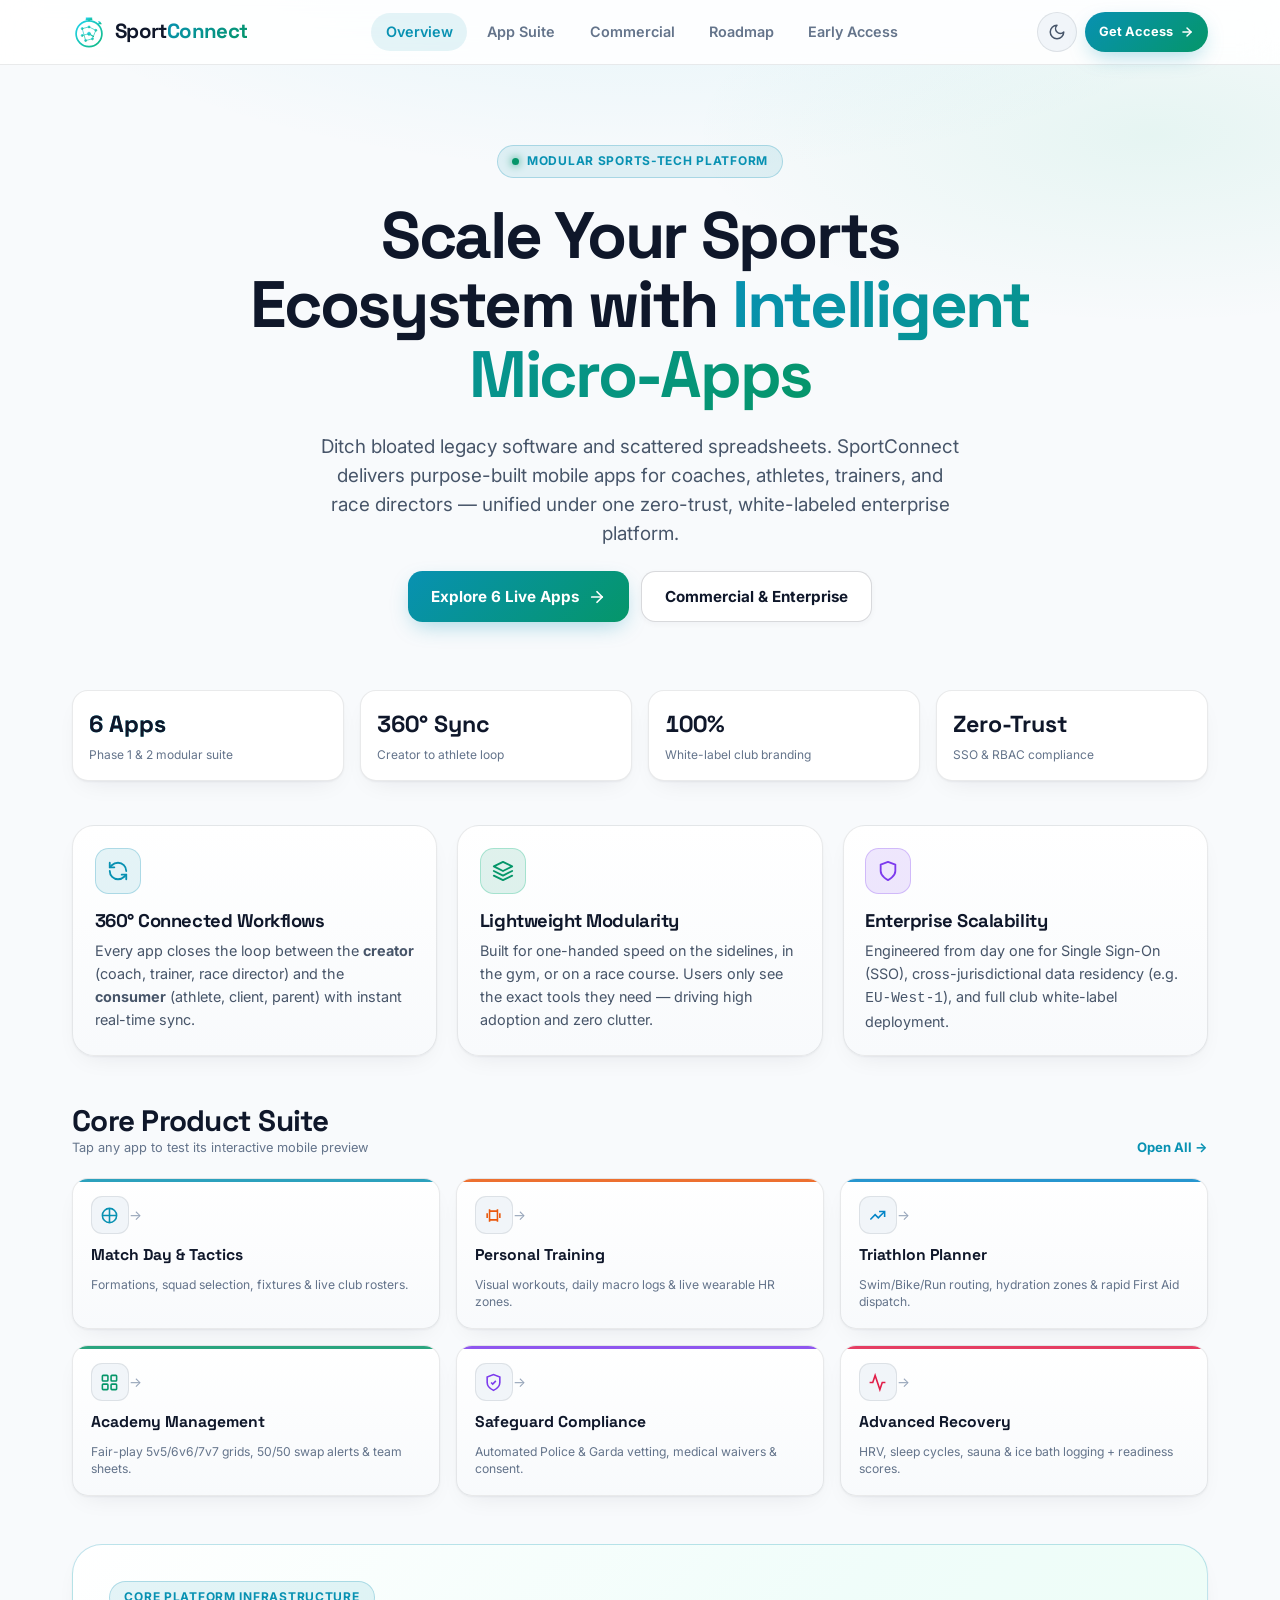
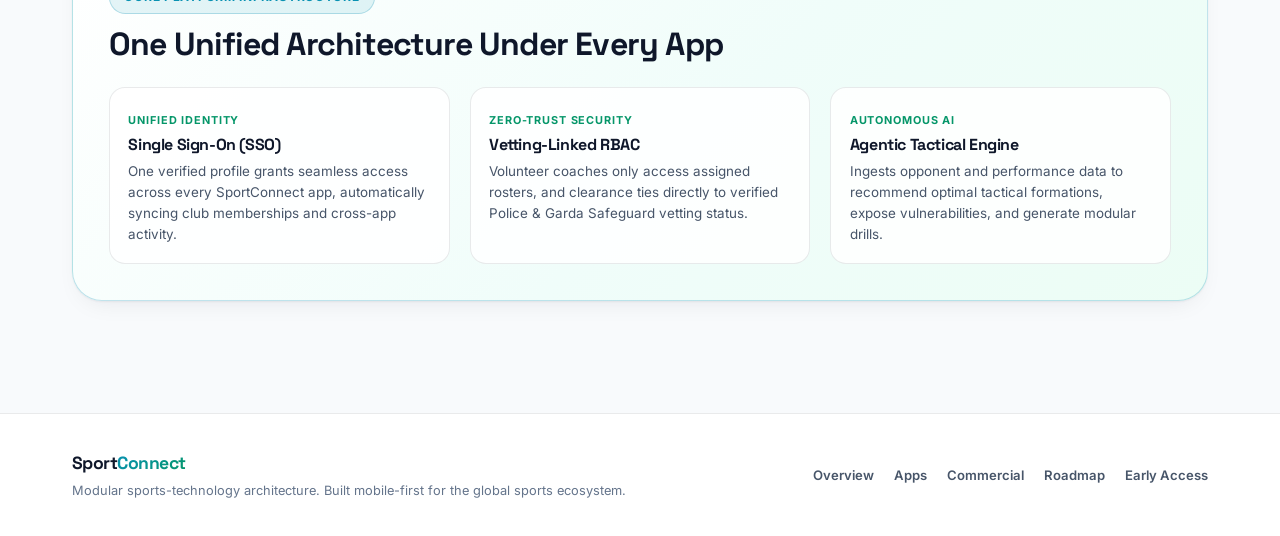
<file: index.html>
<!DOCTYPE html>
<html lang="en" data-theme="light">
<head>
  <meta charset="UTF-8">
  <meta name="viewport" content="width=device-width, initial-scale=1.0, viewport-fit=cover">
  <meta id="theme-color-meta" name="theme-color" content="#f8fafc">
  <script>
    (function () {
      try {
        var saved = localStorage.getItem('sportconnect-theme');
        if (saved === 'dark') {
          document.documentElement.setAttribute('data-theme', 'dark');
          var meta = document.getElementById('theme-color-meta');
          if (meta) meta.setAttribute('content', '#050911');
        }
      } catch (e) {}
    })();
  </script>
  <meta name="description" content="SportConnect is a modular sports-technology platform delivering lightweight, hyper-focused mobile apps unified under one white-labeled enterprise architecture.">
  <meta property="og:title" content="SportConnect | Modular Sports-Technology Platform">
  <meta property="og:description" content="Six purpose-built sports apps connected by a single zero-trust, white-labeled enterprise architecture.">
  <meta property="og:type" content="website">
  <meta name="twitter:card" content="summary_large_image">
  <title>SportConnect | Modular Sports-Technology Platform</title>

  <link rel="icon" type="image/svg+xml" href="assets/favicon.svg">
  <link rel="manifest" href="manifest.webmanifest">

  <!-- Fonts -->
  <link rel="preconnect" href="https://fonts.googleapis.com">
  <link rel="preconnect" href="https://fonts.gstatic.com" crossorigin>
  <link href="https://fonts.googleapis.com/css2?family=Inter:wght@400;500;600;700;800&family=Space+Grotesk:wght@600;700&display=swap" rel="stylesheet">

  <!-- Styles -->
  <link rel="stylesheet" href="css/styles.css?v=3">
</head>
<body>
  <div class="tactical-grid-bg" aria-hidden="true"></div>

  <!-- ================= TOP STICKY HEADER ================= -->
  <header class="top-header">
    <div class="top-header-inner">
      <button type="button" class="brand-btn" data-jump-tab="home" aria-label="SportConnect Home">
        <svg xmlns="http://www.w3.org/2000/svg" viewBox="0 0 100 100" class="brand-logo" aria-hidden="true">
          <defs>
            <linearGradient id="brandGrad" x1="0%" y1="0%" x2="100%" y2="100%">
              <stop offset="0%" stop-color="#22d3ee" />
              <stop offset="100%" stop-color="#10b981" />
            </linearGradient>
          </defs>
          <circle cx="50" cy="55" r="38" fill="none" stroke="url(#brandGrad)" stroke-width="5" />
          <path d="M50 17 L50 9 M42 9 L58 9 M42 13 L58 13" stroke="url(#brandGrad)" stroke-width="4" stroke-linecap="round"/>
          <path d="M77 28 L83 22 M79 20 L85 26" stroke="url(#brandGrad)" stroke-width="4" stroke-linecap="round"/>
          <g stroke="url(#brandGrad)" stroke-width="2" fill="url(#brandGrad)">
            <line x1="30" y1="40" x2="50" y2="35" />
            <line x1="50" y1="35" x2="70" y2="45" />
            <line x1="70" y1="45" x2="60" y2="70" />
            <line x1="60" y1="70" x2="40" y2="75" />
            <line x1="40" y1="75" x2="30" y2="40" />
            <line x1="50" y1="35" x2="50" y2="55" />
            <line x1="50" y1="55" x2="30" y2="60" />
            <line x1="70" y1="45" x2="85" y2="45" />
            <circle cx="30" cy="40" r="3" />
            <circle cx="50" cy="35" r="3" />
            <circle cx="70" cy="45" r="3" />
            <circle cx="60" cy="70" r="3" />
            <circle cx="40" cy="75" r="3" />
            <circle cx="30" cy="60" r="3" />
            <circle cx="50" cy="55" r="4.5" />
            <line x1="50" y1="55" x2="50" y2="38" stroke-width="3.5" stroke-linecap="round" />
            <line x1="50" y1="55" x2="63" y2="63" stroke-width="3.5" stroke-linecap="round" />
          </g>
        </svg>
        <span class="brand-wordmark">Sport<span>Connect</span></span>
      </button>

      <!-- Desktop Navigation -->
      <nav class="desktop-nav" aria-label="Primary navigation">
        <button type="button" class="desktop-nav-btn is-active" data-nav-tab="home">Overview</button>
        <button type="button" class="desktop-nav-btn" data-nav-tab="products">App Suite</button>
        <button type="button" class="desktop-nav-btn" data-nav-tab="commercial">Commercial</button>
        <button type="button" class="desktop-nav-btn" data-nav-tab="roadmap">Roadmap</button>
        <button type="button" class="desktop-nav-btn" data-nav-tab="access">Early Access</button>
      </nav>

      <div class="header-actions">
        <button type="button" id="theme-toggle-btn" class="theme-toggle-btn" aria-label="Switch to dark mode" aria-pressed="false" title="Toggle dark mode">
          <svg class="icon-moon" viewBox="0 0 24 24" fill="none" stroke="currentColor" stroke-width="2" stroke-linecap="round" stroke-linejoin="round" aria-hidden="true"><path d="M12 3a6 6 0 0 0 9 9 9 9 0 1 1-9-9Z"/></svg>
          <svg class="icon-sun" viewBox="0 0 24 24" fill="none" stroke="currentColor" stroke-width="2" stroke-linecap="round" stroke-linejoin="round" aria-hidden="true"><circle cx="12" cy="12" r="4"/><path d="M12 2v2M12 20v2M4.93 4.93l1.41 1.41M17.66 17.66l1.41 1.41M2 12h2M20 12h2M6.34 17.66l-1.41 1.41M19.07 4.93l-1.41 1.41"/></svg>
        </button>
        <button type="button" class="header-cta" data-jump-tab="access">
          <span>Get Access</span>
          <svg viewBox="0 0 24 24" fill="none" stroke="currentColor" stroke-width="2.5" stroke-linecap="round" stroke-linejoin="round" width="14" height="14" aria-hidden="true"><path d="M5 12h14"/><path d="m12 5 7 7-7 7"/></svg>
        </button>
      </div>
    </div>

    <!-- Products Horizontal Sub-Nav (Visible on App Suite Tab) -->
    <div id="products-subnav" class="products-subnav is-hidden">
      <div class="products-subnav-inner hide-scrollbar" role="tablist" aria-label="SportConnect applications">
        <button type="button" role="tab" class="subnav-pill is-active" data-product-tab="match" style="--pill-color: var(--accent-match);">
          <svg viewBox="0 0 24 24" fill="none" stroke="currentColor" stroke-width="2" stroke-linecap="round" stroke-linejoin="round"><circle cx="12" cy="12" r="9"/><path d="M12 3v18M3 12h18"/></svg>
          Match Day
        </button>
        <button type="button" role="tab" class="subnav-pill" data-product-tab="pt" style="--pill-color: var(--accent-pt);">
          <svg viewBox="0 0 24 24" fill="none" stroke="currentColor" stroke-width="2" stroke-linecap="round" stroke-linejoin="round"><path d="M6.5 6.5h11M6.5 17.5h11M4 9v6M20 9v6M7 4v16M17 4v16"/></svg>
          Personal Training
        </button>
        <button type="button" role="tab" class="subnav-pill" data-product-tab="tri" style="--pill-color: var(--accent-tri);">
          <svg viewBox="0 0 24 24" fill="none" stroke="currentColor" stroke-width="2" stroke-linecap="round" stroke-linejoin="round"><path d="M3 17l6-6 4 4 8-8"/><path d="M14 7h7v7"/></svg>
          Triathlon
        </button>
        <button type="button" role="tab" class="subnav-pill" data-product-tab="academy" style="--pill-color: var(--accent-academy);">
          <svg viewBox="0 0 24 24" fill="none" stroke="currentColor" stroke-width="2" stroke-linecap="round" stroke-linejoin="round"><rect x="3" y="3" width="7" height="7" rx="1"/><rect x="14" y="3" width="7" height="7" rx="1"/><rect x="3" y="14" width="7" height="7" rx="1"/><rect x="14" y="14" width="7" height="7" rx="1"/></svg>
          Academy
        </button>
        <button type="button" role="tab" class="subnav-pill" data-product-tab="safeguard" style="--pill-color: var(--accent-safeguard);">
          <svg viewBox="0 0 24 24" fill="none" stroke="currentColor" stroke-width="2" stroke-linecap="round" stroke-linejoin="round"><path d="M12 22s8-4 8-10V5l-8-3-8 3v7c0 6 8 10 8 10z"/><path d="m9 12 2 2 4-4"/></svg>
          Safeguard
        </button>
        <button type="button" role="tab" class="subnav-pill" data-product-tab="recovery" style="--pill-color: var(--accent-recovery);">
          <svg viewBox="0 0 24 24" fill="none" stroke="currentColor" stroke-width="2" stroke-linecap="round" stroke-linejoin="round"><path d="M22 12h-4l-3 9L9 3l-3 9H2"/></svg>
          Recovery
        </button>
      </div>
    </div>
  </header>

  <!-- ================= MAIN CONTENT ================= -->
  <main class="main-container">

    <!-- ================================================================
         TAB 1: OVERVIEW / HOME
         ================================================================ -->
    <section id="section-home" class="main-section is-active">
      <div class="hero">
        <div class="kicker-pill">
          <span class="kicker-dot" aria-hidden="true"></span>
          Modular Sports-Tech Platform
        </div>
        <h1 class="hero-title">
          Scale Your Sports Ecosystem with <span class="gradient-text">Intelligent Micro-Apps</span>
        </h1>
        <p class="hero-desc">
          Ditch bloated legacy software and scattered spreadsheets. SportConnect delivers purpose-built mobile apps for coaches, athletes, trainers, and race directors — unified under one zero-trust, white-labeled enterprise platform.
        </p>
        <div class="btn-row">
          <button type="button" class="btn btn-primary" data-jump-tab="products" data-jump-product="match">
            <span>Explore 6 Live Apps</span>
            <svg viewBox="0 0 24 24" fill="none" stroke="currentColor" stroke-width="2.3" stroke-linecap="round" stroke-linejoin="round"><path d="M5 12h14"/><path d="m12 5 7 7-7 7"/></svg>
          </button>
          <button type="button" class="btn btn-secondary" data-jump-tab="commercial">
            Commercial &amp; Enterprise
          </button>
        </div>
      </div>

      <!-- Quick Telemetry Strip -->
      <div class="stats-strip">
        <div class="stat-tile">
          <div class="stat-value tabular-nums gradient-text">6 Apps</div>
          <div class="stat-label">Phase 1 &amp; 2 modular suite</div>
        </div>
        <div class="stat-tile">
          <div class="stat-value tabular-nums">360° Sync</div>
          <div class="stat-label">Creator to athlete loop</div>
        </div>
        <div class="stat-tile">
          <div class="stat-value tabular-nums">100%</div>
          <div class="stat-label">White-label club branding</div>
        </div>
        <div class="stat-tile">
          <div class="stat-value tabular-nums">Zero-Trust</div>
          <div class="stat-label">SSO &amp; RBAC compliance</div>
        </div>
      </div>

      <!-- Why SportConnect (Value Prop) -->
      <div class="grid-3">
        <article class="card">
          <div class="icon-badge">
            <svg viewBox="0 0 24 24" fill="none" stroke="currentColor" stroke-width="2" stroke-linecap="round" stroke-linejoin="round"><path d="M21 12a9 9 0 0 0-9-9 9.75 9.75 0 0 0-6.74 2.74L3 8"/><path d="M3 3v5h5"/><path d="M3 12a9 9 0 0 0 9 9 9.75 9.75 0 0 0 6.74-2.74L21 16"/><path d="M16 16h5v5"/></svg>
          </div>
          <h3>360° Connected Workflows</h3>
          <p>Every app closes the loop between the <strong>creator</strong> (coach, trainer, race director) and the <strong>consumer</strong> (athlete, client, parent) with instant real-time sync.</p>
        </article>

        <article class="card">
          <div class="icon-badge icon-badge--emerald">
            <svg viewBox="0 0 24 24" fill="none" stroke="currentColor" stroke-width="2" stroke-linecap="round" stroke-linejoin="round"><polygon points="12 2 2 7 12 12 22 7 12 2"/><polyline points="2 17 12 22 22 17"/><polyline points="2 12 12 17 22 12"/></svg>
          </div>
          <h3>Lightweight Modularity</h3>
          <p>Built for one-handed speed on the sidelines, in the gym, or on a race course. Users only see the exact tools they need — driving high adoption and zero clutter.</p>
        </article>

        <article class="card">
          <div class="icon-badge icon-badge--violet">
            <svg viewBox="0 0 24 24" fill="none" stroke="currentColor" stroke-width="2" stroke-linecap="round" stroke-linejoin="round"><path d="M12 22s8-4 8-10V5l-8-3-8 3v7c0 6 8 10 8 10z"/></svg>
          </div>
          <h3>Enterprise Scalability</h3>
          <p>Engineered from day one for Single Sign-On (SSO), cross-jurisdictional data residency (e.g. <code>EU-West-1</code>), and full club white-label deployment.</p>
        </article>
      </div>

      <!-- Quick-Tap App Suite Launcher -->
      <div class="block-spacer">
        <div class="block-heading">
          <div>
            <h2>Core Product Suite</h2>
            <p class="footer-meta">Tap any app to test its interactive mobile preview</p>
          </div>
          <button type="button" class="block-heading-link" data-jump-tab="products" data-jump-product="match">Open All →</button>
        </div>

        <div class="app-launcher-grid">
          <button type="button" class="app-tile" style="--tile-accent: var(--accent-match);" data-jump-tab="products" data-jump-product="match">
            <div class="app-tile-top">
              <span class="app-tile-icon"><svg viewBox="0 0 24 24" fill="none" stroke="currentColor" stroke-width="2"><circle cx="12" cy="12" r="9"/><path d="M12 3v18M3 12h18"/></svg></span>
              <span class="app-tile-arrow">→</span>
            </div>
            <div class="app-tile-title">Match Day &amp; Tactics</div>
            <div class="app-tile-sub">Formations, squad selection, fixtures &amp; live club rosters.</div>
          </button>

          <button type="button" class="app-tile" style="--tile-accent: var(--accent-pt);" data-jump-tab="products" data-jump-product="pt">
            <div class="app-tile-top">
              <span class="app-tile-icon"><svg viewBox="0 0 24 24" fill="none" stroke="currentColor" stroke-width="2"><path d="M6.5 6.5h11M6.5 17.5h11M4 9v6M20 9v6M7 4v16M17 4v16"/></svg></span>
              <span class="app-tile-arrow">→</span>
            </div>
            <div class="app-tile-title">Personal Training</div>
            <div class="app-tile-sub">Visual workouts, daily macro logs &amp; live wearable HR zones.</div>
          </button>

          <button type="button" class="app-tile" style="--tile-accent: var(--accent-tri);" data-jump-tab="products" data-jump-product="tri">
            <div class="app-tile-top">
              <span class="app-tile-icon"><svg viewBox="0 0 24 24" fill="none" stroke="currentColor" stroke-width="2"><path d="M3 17l6-6 4 4 8-8"/><path d="M14 7h7v7"/></svg></span>
              <span class="app-tile-arrow">→</span>
            </div>
            <div class="app-tile-title">Triathlon Planner</div>
            <div class="app-tile-sub">Swim/Bike/Run routing, hydration zones &amp; rapid First Aid dispatch.</div>
          </button>

          <button type="button" class="app-tile" style="--tile-accent: var(--accent-academy);" data-jump-tab="products" data-jump-product="academy">
            <div class="app-tile-top">
              <span class="app-tile-icon"><svg viewBox="0 0 24 24" fill="none" stroke="currentColor" stroke-width="2"><rect x="3" y="3" width="7" height="7" rx="1"/><rect x="14" y="3" width="7" height="7" rx="1"/><rect x="3" y="14" width="7" height="7" rx="1"/><rect x="14" y="14" width="7" height="7" rx="1"/></svg></span>
              <span class="app-tile-arrow">→</span>
            </div>
            <div class="app-tile-title">Academy Management</div>
            <div class="app-tile-sub">Fair-play 5v5/6v6/7v7 grids, 50/50 swap alerts &amp; team sheets.</div>
          </button>

          <button type="button" class="app-tile" style="--tile-accent: var(--accent-safeguard);" data-jump-tab="products" data-jump-product="safeguard">
            <div class="app-tile-top">
              <span class="app-tile-icon"><svg viewBox="0 0 24 24" fill="none" stroke="currentColor" stroke-width="2"><path d="M12 22s8-4 8-10V5l-8-3-8 3v7c0 6 8 10 8 10z"/><path d="m9 12 2 2 4-4"/></svg></span>
              <span class="app-tile-arrow">→</span>
            </div>
            <div class="app-tile-title">Safeguard Compliance</div>
            <div class="app-tile-sub">Automated Police &amp; Garda vetting, medical waivers &amp; consent.</div>
          </button>

          <button type="button" class="app-tile" style="--tile-accent: var(--accent-recovery);" data-jump-tab="products" data-jump-product="recovery">
            <div class="app-tile-top">
              <span class="app-tile-icon"><svg viewBox="0 0 24 24" fill="none" stroke="currentColor" stroke-width="2"><path d="M22 12h-4l-3 9L9 3l-3 9H2"/></svg></span>
              <span class="app-tile-arrow">→</span>
            </div>
            <div class="app-tile-title">Advanced Recovery</div>
            <div class="app-tile-sub">HRV, sleep cycles, sauna &amp; ice bath logging + readiness scores.</div>
          </button>
        </div>
      </div>

      <!-- Unified Platform Infrastructure -->
      <div class="infra-panel">
        <div class="kicker-pill">Core Platform Infrastructure</div>
        <h2 style="margin-top: 0.75rem; font-size: clamp(1.4rem, 4.5vw, 2rem);">One Unified Architecture Under Every App</h2>
        <div class="infra-grid">
          <div class="infra-item">
            <span class="infra-tag">Unified Identity</span>
            <h3>Single Sign-On (SSO)</h3>
            <p>One verified profile grants seamless access across every SportConnect app, automatically syncing club memberships and cross-app activity.</p>
          </div>
          <div class="infra-item">
            <span class="infra-tag">Zero-Trust Security</span>
            <h3>Vetting-Linked RBAC</h3>
            <p>Volunteer coaches only access assigned rosters, and clearance ties directly to verified Police &amp; Garda Safeguard vetting status.</p>
          </div>
          <div class="infra-item">
            <span class="infra-tag">Autonomous AI</span>
            <h3>Agentic Tactical Engine</h3>
            <p>Ingests opponent and performance data to recommend optimal tactical formations, expose vulnerabilities, and generate modular drills.</p>
          </div>
        </div>
      </div>
    </section>

    <!-- ================================================================
         TAB 2: PRODUCTS (6 INTERACTIVE MICRO-APPS)
         ================================================================ -->
    <section id="section-products" class="main-section" hidden>

      <!-- PRODUCT 1: MATCH DAY & TACTICS -->
      <article id="view-match" class="product-view is-active" style="--app-accent: var(--accent-match);">
        <div class="product-layout">
          <div class="product-info">
            <div class="product-audience">Coaches • Tacticians • Club Managers</div>
            <h2 class="product-title">Match Day &amp; Tactics</h2>
            <p class="product-desc">
              The tactician's sideline command center. Design formations powered by our <strong>Agentic Tactical Engine</strong>, select match-day squads, schedule fixtures, and synchronize coaching staff and club rosters in real time.
            </p>
            <div class="workflow-box">
              <div class="workflow-label"><span>360° Match Day Workflow</span><span>Real-Time Sync</span></div>
              <div class="workflow-steps">
                <div class="workflow-step"><span class="workflow-num">01</span><h4>Setup Tactics</h4><p>Design formations &amp; AI counter-plays.</p></div>
                <div class="workflow-step"><span class="workflow-num">02</span><h4>Schedule</h4><p>Push fixtures directly to squad phones.</p></div>
                <div class="workflow-step"><span class="workflow-num">03</span><h4>Coordinate</h4><p>Live player availability &amp; staff roles.</p></div>
                <div class="workflow-step"><span class="workflow-num">04</span><h4>Manage</h4><p>Live club roster &amp; match-day ops.</p></div>
              </div>
            </div>
          </div>

          <div class="phone-stage">
            <div class="phone-aura" aria-hidden="true"></div>
            <div class="phone-device">
              <div class="phone-screen-shell">
                <div class="phone-statusbar">
                  <span class="tabular-nums">09:41</span>
                  <div class="phone-island" aria-hidden="true"></div>
                  <span>5G • 96%</span>
                </div>

                <div class="phone-carousel hide-scrollbar" aria-label="Match Day app screens">
                  <!-- Slide 1 -->
                  <div class="phone-slide">
                    <div class="slide-kicker">1. Interactive Formations</div>
                    <div class="mini-chip-group">
                      <button type="button" class="mini-chip is-active" data-formation="4-3-3">4-3-3</button>
                      <button type="button" class="mini-chip" data-formation="3-5-2">3-5-2</button>
                      <button type="button" class="mini-chip" data-formation="4-4-2">4-4-2</button>
                    </div>
                    <div id="tactical-pitch" class="pitch-box" aria-label="Tactical formation board">
                      <div class="pitch-midline"></div>
                      <div class="pitch-circle"></div>
                    </div>
                    <div class="mini-card">
                      <div id="formation-ai-note" class="mini-sub" style="color: var(--text-secondary);">
                        AI Tactical Engine: High press exploits opponent wing-backs (+14% xG).
                      </div>
                    </div>
                  </div>

                  <!-- Slide 2 -->
                  <div class="phone-slide">
                    <div class="slide-kicker">2. Fixture Scheduling</div>
                    <div class="mini-card mini-row">
                      <div>
                        <div class="mini-title">vs Rovers FC</div>
                        <div class="mini-sub">Sat, 14:00 • Pitch 1 (Home)</div>
                      </div>
                      <span class="mini-badge mini-badge--emerald">18 Ready</span>
                    </div>
                    <div class="mini-card mini-row">
                      <div>
                        <div class="mini-title">Tactical Session</div>
                        <div class="mini-sub">Tue, 18:30 • Set Pieces</div>
                      </div>
                      <span class="mini-badge">Confirmed</span>
                    </div>
                    <div class="mini-card mini-row">
                      <div>
                        <div class="mini-title">Cup Quarter-Final</div>
                        <div class="mini-sub">Sat Next • Away Travel</div>
                      </div>
                      <span class="mini-badge mini-badge--amber">Pending</span>
                    </div>
                  </div>

                  <!-- Slide 3 -->
                  <div class="phone-slide">
                    <div class="slide-kicker">3. Live Club Roster</div>
                    <div class="mini-card mini-row">
                      <div><div class="mini-title">J. Smith (C)</div><div class="mini-sub">CM • Match Fit • Vetted</div></div>
                      <span class="mini-badge mini-badge--emerald">Starting</span>
                    </div>
                    <div class="mini-card mini-row">
                      <div><div class="mini-title">M. Davis</div><div class="mini-sub">CB • 94% Readiness</div></div>
                      <span class="mini-badge mini-badge--emerald">Starting</span>
                    </div>
                    <div class="mini-card mini-row">
                      <div><div class="mini-title">L. Johnson</div><div class="mini-sub">ST • 6 Goals (Last 5)</div></div>
                      <span class="mini-badge">Impact Sub</span>
                    </div>
                  </div>
                </div>

                <div class="phone-controls">
                  <button type="button" class="carousel-arrow" data-carousel-prev aria-label="Previous screen">‹</button>
                  <div class="carousel-dots">
                    <button type="button" class="carousel-dot is-active" aria-label="Slide 1"></button>
                    <button type="button" class="carousel-dot" aria-label="Slide 2"></button>
                    <button type="button" class="carousel-dot" aria-label="Slide 3"></button>
                  </div>
                  <button type="button" class="carousel-arrow" data-carousel-next aria-label="Next screen">›</button>
                </div>
              </div>
            </div>
            <div class="phone-hint">Tap formations or swipe screens inside device</div>
          </div>
        </div>
      </article>

      <!-- PRODUCT 2: PERSONAL TRAINING -->
      <article id="view-pt" class="product-view" style="--app-accent: var(--accent-pt);" hidden>
        <div class="product-layout">
          <div class="product-info">
            <div class="product-audience">Personal Trainers • Athletes • Clients</div>
            <h2 class="product-title">Personal Training</h2>
            <p class="product-desc">
              Close the coaching gap between gym sessions. Schedule sessions, share <strong>visual routines with form demonstrations</strong>, capture daily nutrition &amp; macro logs, and stream live wearable heart rate zones straight to the trainer's dashboard.
            </p>
            <div class="workflow-box">
              <div class="workflow-label"><span>360° PT Workflow</span><span>Wearable Linked</span></div>
              <div class="workflow-steps">
                <div class="workflow-step"><span class="workflow-num">01</span><h4>Routines</h4><p>Share visual demo workouts &amp; tempo cues.</p></div>
                <div class="workflow-step"><span class="workflow-num">02</span><h4>Nutrition</h4><p>Clients log daily kcal &amp; macro targets.</p></div>
                <div class="workflow-step"><span class="workflow-num">03</span><h4>Wearables</h4><p>Sync live HR zones from watches/straps.</p></div>
                <div class="workflow-step"><span class="workflow-num">04</span><h4>Progress</h4><p>Track strength &amp; adherence trends.</p></div>
              </div>
            </div>
          </div>

          <div class="phone-stage">
            <div class="phone-aura" aria-hidden="true"></div>
            <div class="phone-device">
              <div class="phone-screen-shell">
                <div class="phone-statusbar">
                  <span class="tabular-nums">09:41</span>
                  <div class="phone-island" aria-hidden="true"></div>
                  <span>5G • 92%</span>
                </div>

                <div class="phone-carousel hide-scrollbar" aria-label="Personal Training app screens">
                  <div class="phone-slide">
                    <div class="slide-kicker">1. Visual Routines</div>
                    <div class="mini-card mini-row">
                      <div>
                        <div class="mini-title">Trap-Bar Deadlifts</div>
                        <div class="mini-sub">4 sets × 8 reps • RPE 8 • Form Clip</div>
                      </div>
                      <span class="mini-badge mini-badge--amber">▶ Demo</span>
                    </div>
                    <div class="mini-card mini-row">
                      <div>
                        <div class="mini-title">Incline Dumbbell Press</div>
                        <div class="mini-sub">3 sets × 10 reps • 90s rest</div>
                      </div>
                      <span class="mini-badge mini-badge--amber">▶ Demo</span>
                    </div>
                    <div class="mini-card mini-row">
                      <div>
                        <div class="mini-title">Bulgarian Split Squats</div>
                        <div class="mini-sub">3 sets × 12/leg • Tempo 3-1-1</div>
                      </div>
                      <span class="mini-badge">Queued</span>
                    </div>
                  </div>

                  <div class="phone-slide">
                    <div class="slide-kicker">2. Daily Macros</div>
                    <div class="metric-ring" style="--ring-color: #fb923c; --ring-pct: 78%;">
                      <div class="metric-ring-val tabular-nums">1,850</div>
                      <div class="metric-ring-sub">of 2,350 kcal</div>
                    </div>
                    <div class="telemetry-grid" style="grid-template-columns: repeat(3, 1fr); gap: 0.45rem;">
                      <div class="mini-card" style="text-align: center; padding: 0.55rem 0.35rem;">
                        <div class="mini-title tabular-nums">142g</div>
                        <div class="mini-sub">Protein</div>
                      </div>
                      <div class="mini-card" style="text-align: center; padding: 0.55rem 0.35rem;">
                        <div class="mini-title tabular-nums">184g</div>
                        <div class="mini-sub">Carbs</div>
                      </div>
                      <div class="mini-card" style="text-align: center; padding: 0.55rem 0.35rem;">
                        <div class="mini-title tabular-nums">58g</div>
                        <div class="mini-sub">Fats</div>
                      </div>
                    </div>
                  </div>

                  <div class="phone-slide">
                    <div class="slide-kicker">3. Live Wearable HR</div>
                    <div class="mini-card" style="text-align: center; border-color: rgba(251, 113, 133, 0.35);">
                      <div class="mini-sub" style="color: var(--accent-recovery); font-weight: 700;">LIVE TELEMETRY</div>
                      <div class="tabular-nums" style="font-family: var(--font-display); font-size: 2.35rem; font-weight: 700; margin: 0.2rem 0;">
                        146 <span style="font-size: 0.85rem; color: var(--text-muted);">BPM</span>
                      </div>
                      <span class="mini-badge mini-badge--rose">Zone 3 • Aerobic Engine</span>
                    </div>
                    <div class="hr-bars" aria-hidden="true">
                      <div class="hr-bar" style="height: 32%;"></div>
                      <div class="hr-bar" style="height: 50%;"></div>
                      <div class="hr-bar hr-bar--hot" style="height: 76%;"></div>
                      <div class="hr-bar hr-bar--hot" style="height: 94%;"></div>
                      <div class="hr-bar hr-bar--hot" style="height: 82%;"></div>
                      <div class="hr-bar" style="height: 45%;"></div>
                    </div>
                  </div>
                </div>

                <div class="phone-controls">
                  <button type="button" class="carousel-arrow" data-carousel-prev aria-label="Previous screen">‹</button>
                  <div class="carousel-dots">
                    <button type="button" class="carousel-dot is-active" aria-label="Slide 1"></button>
                    <button type="button" class="carousel-dot" aria-label="Slide 2"></button>
                    <button type="button" class="carousel-dot" aria-label="Slide 3"></button>
                  </div>
                  <button type="button" class="carousel-arrow" data-carousel-next aria-label="Next screen">›</button>
                </div>
              </div>
            </div>
            <div class="phone-hint">Swipe or tap arrows to inspect PT screens</div>
          </div>
        </div>
      </article>

      <!-- PRODUCT 3: TRIATHLON PLANNER -->
      <article id="view-tri" class="product-view" style="--app-accent: var(--accent-tri);" hidden>
        <div class="product-layout">
          <div class="product-info">
            <div class="product-audience">Race Directors • Endurance Athletes</div>
            <h2 class="product-title">Triathlon Planner</h2>
            <p class="product-desc">
              End-to-end endurance race orchestration. Map <strong>Swim, Bike, and Run courses</strong>, strategically place hydration &amp; drink zones, mark safe stop points, and coordinate rapid First Aid &amp; medic deployment across every sector.
            </p>
            <div class="workflow-box">
              <div class="workflow-label"><span>360° Race Workflow</span><span>Safety First</span></div>
              <div class="workflow-steps">
                <div class="workflow-step"><span class="workflow-num">01</span><h4>Map Routes</h4><p>Plot Swim, Bike &amp; Run GPS legs.</p></div>
                <div class="workflow-step"><span class="workflow-num">02</span><h4>Drink Zones</h4><p>Coordinate hydration &amp; gel stations.</p></div>
                <div class="workflow-step"><span class="workflow-num">03</span><h4>Stop Points</h4><p>Define safe pull-off &amp; marshal spots.</p></div>
                <div class="workflow-step"><span class="workflow-num">04</span><h4>First Aid</h4><p>One-tap rapid medic sector routing.</p></div>
              </div>
            </div>
          </div>

          <div class="phone-stage">
            <div class="phone-aura" aria-hidden="true"></div>
            <div class="phone-device">
              <div class="phone-screen-shell">
                <div class="phone-statusbar">
                  <span class="tabular-nums">09:41</span>
                  <div class="phone-island" aria-hidden="true"></div>
                  <span>GPS • 98%</span>
                </div>

                <div class="phone-carousel hide-scrollbar" aria-label="Triathlon Planner app screens">
                  <div class="phone-slide">
                    <div class="slide-kicker">1. Multi-Leg Course Map</div>
                    <div class="mini-card mini-card--map">
                      <svg viewBox="0 0 260 170" width="100%" height="100%" aria-hidden="true">
                        <defs>
                          <linearGradient id="routeGrad" x1="0%" y1="100%" x2="100%" y2="0%">
                            <stop offset="0%" stop-color="#38bdf8" />
                            <stop offset="50%" stop-color="#22d3ee" />
                            <stop offset="100%" stop-color="#34d399" />
                          </linearGradient>
                        </defs>
                        <path d="M24 140 C 65 95, 90 120, 130 85 S 195 45, 236 28" fill="none" stroke="url(#routeGrad)" stroke-width="4" stroke-dasharray="6 4" stroke-linecap="round"/>
                        <circle cx="24" cy="140" r="7" fill="#38bdf8" />
                        <circle cx="130" cy="85" r="7" fill="#fb923c" />
                        <circle cx="236" cy="28" r="7" fill="#34d399" />
                      </svg>
                      <span class="mini-badge" style="position: absolute; top: 10px; left: 10px;">70.3 Course Live</span>
                    </div>
                    <div class="mini-card mini-row">
                      <div><div class="mini-title">Swim → Bike → Run</div><div class="mini-sub">1.9km • 90km • 21.1km</div></div>
                      <span class="mini-badge mini-badge--emerald">Clear</span>
                    </div>
                  </div>

                  <div class="phone-slide">
                    <div class="slide-kicker">2. Hydration &amp; Safe Stops</div>
                    <div class="mini-card" style="border-left: 3px solid #38bdf8;">
                      <div class="mini-row">
                        <div class="mini-title">Hydration Alpha</div>
                        <span class="mini-badge">KM 15.2</span>
                      </div>
                      <div class="mini-sub" style="margin-top: 0.2rem;">Electrolytes &amp; Water • 6 Volunteers</div>
                    </div>
                    <div class="mini-card" style="border-left: 3px solid #fb923c;">
                      <div class="mini-row">
                        <div class="mini-title">Safe Stop Point 2</div>
                        <span class="mini-badge mini-badge--amber">KM 40.0</span>
                      </div>
                      <div class="mini-sub" style="margin-top: 0.2rem;">Bike Mechanic + Shaded Recovery Tent</div>
                    </div>
                  </div>

                  <div class="phone-slide">
                    <div class="slide-kicker">3. First Aid Dispatch</div>
                    <div class="mini-card" style="border-color: rgba(251, 113, 133, 0.35);">
                      <div class="mini-row" style="margin-bottom: 0.65rem;">
                        <div>
                          <div class="mini-title">Medic Unit B (Moto)</div>
                          <div id="medic-status" class="mini-sub">On Standby • Sector 2 Base</div>
                        </div>
                        <span class="mini-badge mini-badge--rose">EMS</span>
                      </div>
                      <button type="button" id="medic-deploy-btn" class="mini-action-btn" style="--app-accent: #fb7185; color: #fff;">
                        Deploy to Sector 4
                      </button>
                    </div>
                    <div class="mini-card">
                      <div class="mini-title">Nearest Access Road</div>
                      <div class="mini-sub">Coast Gate East — Direct Ambulance Corridor</div>
                    </div>
                  </div>
                </div>

                <div class="phone-controls">
                  <button type="button" class="carousel-arrow" data-carousel-prev aria-label="Previous screen">‹</button>
                  <div class="carousel-dots">
                    <button type="button" class="carousel-dot is-active" aria-label="Slide 1"></button>
                    <button type="button" class="carousel-dot" aria-label="Slide 2"></button>
                    <button type="button" class="carousel-dot" aria-label="Slide 3"></button>
                  </div>
                  <button type="button" class="carousel-arrow" data-carousel-next aria-label="Next screen">›</button>
                </div>
              </div>
            </div>
            <div class="phone-hint">Swipe to Slide 3 to test live Medic Dispatch</div>
          </div>
        </div>
      </article>

      <!-- PRODUCT 4: ACADEMY MANAGEMENT -->
      <article id="view-academy" class="product-view" style="--app-accent: var(--accent-academy);" hidden>
        <div class="product-layout">
          <div class="product-info">
            <div class="product-audience">Grassroots Clubs • Youth Coaches • Parents</div>
            <h2 class="product-title">Academy Management</h2>
            <p class="product-desc">
              Purpose-built for fair-play youth development. Algorithmic <strong>player rotation grids across 5v5, 6v6, and 7v7</strong> guarantee equal playing time with automated <strong>mid-quarter 50/50 swap alerts</strong> and shareable visual team sheet image exports.
            </p>
            <div class="workflow-box">
              <div class="workflow-label"><span>360° Academy Workflow</span><span>Fair-Play Engine</span></div>
              <div class="workflow-steps">
                <div class="workflow-step"><span class="workflow-num">01</span><h4>Fair Grids</h4><p>Auto-balance 5v5, 6v6 &amp; 7v7 lineups.</p></div>
                <div class="workflow-step"><span class="workflow-num">02</span><h4>Swap Alerts</h4><p>Haptic buzz at mid-quarter mark.</p></div>
                <div class="workflow-step"><span class="workflow-num">03</span><h4>50/50 Splits</h4><p>Guaranteed equal minutes per child.</p></div>
                <div class="workflow-step"><span class="workflow-num">04</span><h4>Exports</h4><p>One-tap visual team sheet PNGs.</p></div>
              </div>
            </div>
          </div>

          <div class="phone-stage">
            <div class="phone-aura" aria-hidden="true"></div>
            <div class="phone-device">
              <div class="phone-screen-shell">
                <div class="phone-statusbar">
                  <span class="tabular-nums">09:41</span>
                  <div class="phone-island" aria-hidden="true"></div>
                  <span>5G • 94%</span>
                </div>

                <div class="phone-carousel hide-scrollbar" aria-label="Academy Management app screens">
                  <div class="phone-slide">
                    <div class="slide-kicker">1. Fair Rotation Grid</div>
                    <div class="mini-chip-group">
                      <button type="button" class="mini-chip is-active" data-academy-format="5v5">5v5</button>
                      <button type="button" class="mini-chip" data-academy-format="6v6">6v6</button>
                      <button type="button" class="mini-chip" data-academy-format="7v7">7v7</button>
                    </div>
                    <table class="rot-table">
                      <thead>
                        <tr><th>Player</th><th>Q1</th><th>Q2</th><th>Q3</th><th>Q4</th></tr>
                      </thead>
                      <tbody>
                        <tr><td>Leo</td><td class="rot-on">ON</td><td class="rot-sub">SUB</td><td class="rot-on">ON</td><td class="rot-on">ON</td></tr>
                        <tr><td>Mia</td><td class="rot-sub">SUB</td><td class="rot-on">ON</td><td class="rot-on">ON</td><td class="rot-on">ON</td></tr>
                        <tr><td>Noah</td><td class="rot-on">ON</td><td class="rot-on">ON</td><td class="rot-sub">SUB</td><td class="rot-on">ON</td></tr>
                        <tr><td>Ava</td><td class="rot-on">ON</td><td class="rot-on">ON</td><td class="rot-on">ON</td><td class="rot-sub">SUB</td></tr>
                      </tbody>
                    </table>
                    <div id="academy-split-note" class="mini-sub" style="text-align: center;">
                      5v5 Fair Grid • 8 squad players • Guaranteed 62.5% min play time.
                    </div>
                  </div>

                  <div class="phone-slide">
                    <div class="slide-kicker">2. Mid-Quarter Swap Alert</div>
                    <div class="mini-card mini-card--swap">
                      <div class="mini-badge mini-badge--amber" style="margin-bottom: 0.5rem;">07:30 • MID-QUARTER</div>
                      <div class="mini-title" style="font-size: 1.05rem;">50/50 Swap Required</div>
                      <div class="mini-sub" style="margin-top: 0.35rem;">Sub ON: Mia, Sam &nbsp;|&nbsp; Sub OFF: Leo, Finn</div>
                    </div>
                    <div class="mini-card mini-row">
                      <div><div class="mini-title">Minutes Parity</div><div class="mini-sub">Variance across squad</div></div>
                      <span class="mini-badge mini-badge--emerald">±0.5 min</span>
                    </div>
                  </div>

                  <div class="phone-slide">
                    <div class="slide-kicker">3. Team Sheet Export</div>
                    <div class="mini-card" style="text-align: center;">
                      <div style="border: 1px dashed rgba(52, 211, 153, 0.45); border-radius: 0.65rem; padding: 1.1rem 0.75rem; margin-bottom: 0.75rem; background: rgba(16, 185, 129, 0.06);">
                        <div class="mini-title">U11 Saturday Match Sheet</div>
                        <div class="mini-sub" style="margin-top: 0.25rem;">Club Crest • Starting Grid • Kickoff 10:00</div>
                      </div>
                      <button type="button" id="academy-export-btn" class="mini-action-btn">Export Visual Team Sheet</button>
                    </div>
                  </div>
                </div>

                <div class="phone-controls">
                  <button type="button" class="carousel-arrow" data-carousel-prev aria-label="Previous screen">‹</button>
                  <div class="carousel-dots">
                    <button type="button" class="carousel-dot is-active" aria-label="Slide 1"></button>
                    <button type="button" class="carousel-dot" aria-label="Slide 2"></button>
                    <button type="button" class="carousel-dot" aria-label="Slide 3"></button>
                  </div>
                  <button type="button" class="carousel-arrow" data-carousel-next aria-label="Next screen">›</button>
                </div>
              </div>
            </div>
            <div class="phone-hint">Tap 5v5 / 6v6 / 7v7 or swipe to export team sheet</div>
          </div>
        </div>
      </article>

      <!-- PRODUCT 5: SAFEGUARD COMPLIANCE -->
      <article id="view-safeguard" class="product-view" style="--app-accent: var(--accent-safeguard);" hidden>
        <div class="product-layout">
          <div class="product-info">
            <div class="product-audience">Club Secretaries • Welfare Officers • Executives</div>
            <h2 class="product-title">Safeguard Compliance</h2>
            <p class="product-desc">
              A zero-trust <strong>"Know Your Coach / Athlete"</strong> compliance control plane. Automate <strong>Police &amp; Garda Vetting</strong> renewals, track safeguarding certifications, and collect digital medical waivers &amp; parental consent before anyone steps onto the pitch.
            </p>
            <div class="workflow-box">
              <div class="workflow-label"><span>360° Compliance Workflow</span><span>Zero-Trust RBAC</span></div>
              <div class="workflow-steps">
                <div class="workflow-step"><span class="workflow-num">01</span><h4>Identity</h4><p>Coaches upload IDs via unified SSO.</p></div>
                <div class="workflow-step"><span class="workflow-num">02</span><h4>Vetting</h4><p>Automated Police &amp; Garda checks.</p></div>
                <div class="workflow-step"><span class="workflow-num">03</span><h4>Waivers</h4><p>Digital medical &amp; parental consent.</p></div>
                <div class="workflow-step"><span class="workflow-num">04</span><h4>Clearance</h4><p>Roster access tied to verified status.</p></div>
              </div>
            </div>
          </div>

          <div class="phone-stage">
            <div class="phone-aura" aria-hidden="true"></div>
            <div class="phone-device">
              <div class="phone-screen-shell">
                <div class="phone-statusbar">
                  <span class="tabular-nums">09:41</span>
                  <div class="phone-island" aria-hidden="true"></div>
                  <span>5G • 95%</span>
                </div>

                <div class="phone-carousel hide-scrollbar" aria-label="Safeguard Compliance app screens">
                  <div class="phone-slide">
                    <div class="slide-kicker">1. Vetting Verification</div>
                    <div class="mini-card" style="text-align: center; border-color: rgba(16, 185, 129, 0.35);">
                      <div style="width: 48px; height: 48px; border-radius: 50%; margin: 0 auto 0.6rem; background: rgba(16, 185, 129, 0.16); color: #34d399; display: flex; align-items: center; justify-content: center; font-weight: 800; font-size: 1.25rem;">✓</div>
                      <div class="mini-title">Coach Sarah Jenkins</div>
                      <div style="margin: 0.35rem 0;"><span class="mini-badge mini-badge--emerald">Police &amp; Garda Vetted</span></div>
                      <div class="mini-sub">Safeguarding Level 2 • Valid until Oct 2028</div>
                    </div>
                  </div>

                  <div class="phone-slide">
                    <div class="slide-kicker">2. Digital Waivers</div>
                    <div class="mini-card mini-row">
                      <div>
                        <div class="mini-title">Medical &amp; Emergency Waiver</div>
                        <div class="mini-sub">Signed digitally by Parent/Guardian</div>
                      </div>
                      <span class="mini-badge mini-badge--emerald">Signed</span>
                    </div>
                    <div class="mini-card mini-row" style="border-color: rgba(251, 146, 60, 0.35);">
                      <div>
                        <div class="mini-title">Media &amp; Photo Consent</div>
                        <div class="mini-sub">Auto-reminder sent 2h ago</div>
                      </div>
                      <span class="mini-badge mini-badge--amber">Pending</span>
                    </div>
                  </div>

                  <div class="phone-slide">
                    <div class="slide-kicker">3. Zero-Trust Roster Gate</div>
                    <div class="mini-card" style="border-color: rgba(167, 139, 250, 0.38);">
                      <div class="mini-row" style="margin-bottom: 0.7rem;">
                        <div>
                          <div class="mini-title">U14 Roster Access</div>
                          <div class="mini-sub">RBAC Vetting Enforcement</div>
                        </div>
                        <button type="button" id="safeguard-toggle" class="toggle-switch" aria-pressed="true" aria-label="Toggle zero-trust roster access"></button>
                      </div>
                      <div id="safeguard-toggle-msg" class="mini-sub" style="line-height: 1.45;">
                        Roster access unlocked automatically — Police &amp; Garda Vetting verified through Oct 2028.
                      </div>
                    </div>
                  </div>
                </div>

                <div class="phone-controls">
                  <button type="button" class="carousel-arrow" data-carousel-prev aria-label="Previous screen">‹</button>
                  <div class="carousel-dots">
                    <button type="button" class="carousel-dot is-active" aria-label="Slide 1"></button>
                    <button type="button" class="carousel-dot" aria-label="Slide 2"></button>
                    <button type="button" class="carousel-dot" aria-label="Slide 3"></button>
                  </div>
                  <button type="button" class="carousel-arrow" data-carousel-next aria-label="Next screen">›</button>
                </div>
              </div>
            </div>
            <div class="phone-hint">Swipe to Slide 3 to toggle Zero-Trust RBAC access</div>
          </div>
        </div>
      </article>

      <!-- PRODUCT 6: ADVANCED RECOVERY -->
      <article id="view-recovery" class="product-view" style="--app-accent: var(--accent-recovery);" hidden>
        <div class="product-layout">
          <div class="product-info">
            <div class="product-audience">Elite &amp; Amateur Athletes • Sports Scientists</div>
            <h2 class="product-title">Advanced Recovery</h2>
            <p class="product-desc">
              Optimize the physiological rebuild phase. Combine wearable biometrics (<strong>HRV &amp; sleep cycles</strong>) with contrast thermal therapy logging — tracking exact <strong>high-temp sauna and ice bath exposure times</strong> to calculate daily readiness scores.
            </p>
            <div class="workflow-box">
              <div class="workflow-label"><span>360° Recovery Workflow</span><span>Biometric Engine</span></div>
              <div class="workflow-steps">
                <div class="workflow-step"><span class="workflow-num">01</span><h4>Biometrics</h4><p>Ingest overnight HRV &amp; sleep stages.</p></div>
                <div class="workflow-step"><span class="workflow-num">02</span><h4>Heat Phase</h4><p>Log high-temp sauna exposure.</p></div>
                <div class="workflow-step"><span class="workflow-num">03</span><h4>Cold Phase</h4><p>Log ice bath immersion times.</p></div>
                <div class="workflow-step"><span class="workflow-num">04</span><h4>Readiness</h4><p>Daily output &amp; load clearance.</p></div>
              </div>
            </div>
          </div>

          <div class="phone-stage">
            <div class="phone-aura" aria-hidden="true"></div>
            <div class="phone-device">
              <div class="phone-screen-shell">
                <div class="phone-statusbar">
                  <span class="tabular-nums">09:41</span>
                  <div class="phone-island" aria-hidden="true"></div>
                  <span>5G • 91%</span>
                </div>

                <div class="phone-carousel hide-scrollbar" aria-label="Advanced Recovery app screens">
                  <div class="phone-slide">
                    <div class="slide-kicker">1. Overnight Biometrics</div>
                    <div class="telemetry-grid">
                      <div class="mini-card">
                        <div class="mini-sub">HRV RMSSD</div>
                        <div class="tabular-nums" style="font-family: var(--font-display); font-size: 1.45rem; font-weight: 700;">68 <span style="font-size: 0.7rem; color: var(--text-muted);">ms</span></div>
                        <div class="mini-sub" style="color: var(--brand-emerald-bright);">+9% vs baseline</div>
                      </div>
                      <div class="mini-card">
                        <div class="mini-sub">Sleep Score</div>
                        <div class="tabular-nums" style="font-family: var(--font-display); font-size: 1.45rem; font-weight: 700; color: var(--brand-emerald-bright);">88 <span style="font-size: 0.7rem; color: var(--text-muted);">/100</span></div>
                        <div class="mini-sub">7h 54m • 24% Deep</div>
                      </div>
                    </div>
                    <div class="mini-card mini-row">
                      <div><div class="mini-title">Resting Heart Rate</div><div class="mini-sub">Apple Watch / Garmin Sync</div></div>
                      <span class="mini-badge mini-badge--emerald tabular-nums">47 bpm</span>
                    </div>
                  </div>

                  <div class="phone-slide">
                    <div class="slide-kicker">2. Contrast Thermal Log</div>
                    <div class="mini-card" style="border-color: rgba(251, 113, 133, 0.35);">
                      <div class="mini-row">
                        <div><div class="mini-title">High-Temp Sauna (92°C)</div><div class="mini-sub">Tap to log +5 min round</div></div>
                        <div id="sauna-time" class="mini-title tabular-nums" style="color: var(--accent-recovery);">15m 00s</div>
                      </div>
                      <button type="button" id="log-sauna-btn" class="mini-action-btn" style="margin-top: 0.55rem; --app-accent: #e11d48; color: #fff;">+ Log 5m Sauna</button>
                    </div>
                    <div class="mini-card" style="border-color: rgba(34, 211, 238, 0.35);">
                      <div class="mini-row">
                        <div><div class="mini-title">Ice Bath Plunge (6°C)</div><div class="mini-sub">Tap to log +30s immersion</div></div>
                        <div id="ice-time" class="mini-title tabular-nums" style="color: var(--brand-cyan);">03m 30s</div>
                      </div>
                      <button type="button" id="log-ice-btn" class="mini-action-btn" style="margin-top: 0.55rem; --app-accent: #0891b2; color: #fff;">+ Log 30s Plunge</button>
                    </div>
                  </div>

                  <div class="phone-slide">
                    <div class="slide-kicker">3. Daily Readiness</div>
                    <div class="metric-ring" style="--ring-color: #34d399; --ring-pct: 92%;">
                      <div class="metric-ring-val tabular-nums">92%</div>
                      <div class="metric-ring-sub" style="color: var(--brand-emerald-bright);">Primed</div>
                    </div>
                    <div class="mini-card" style="text-align: center;">
                      <div class="mini-sub" style="color: var(--text-secondary);">Central nervous system fully rebuilt. Cleared for peak match-day or high-intensity output.</div>
                    </div>
                  </div>
                </div>

                <div class="phone-controls">
                  <button type="button" class="carousel-arrow" data-carousel-prev aria-label="Previous screen">‹</button>
                  <div class="carousel-dots">
                    <button type="button" class="carousel-dot is-active" aria-label="Slide 1"></button>
                    <button type="button" class="carousel-dot" aria-label="Slide 2"></button>
                    <button type="button" class="carousel-dot" aria-label="Slide 3"></button>
                  </div>
                  <button type="button" class="carousel-arrow" data-carousel-next aria-label="Next screen">›</button>
                </div>
              </div>
            </div>
            <div class="phone-hint">Swipe to Slide 2 to log Sauna &amp; Ice Bath exposure</div>
          </div>
        </div>
      </article>
    </section>

    <!-- ================================================================
         TAB 3: COMMERCIAL & EXECUTIVE CONTROL PANEL
         ================================================================ -->
    <section id="section-commercial" class="main-section" hidden>
      <div class="section-header">
        <div class="kicker-pill">B2B / B2B2C Monetization</div>
        <h2 class="section-title">Turn Club Software Into a <span class="gradient-text">Revenue Engine</span></h2>
        <p class="section-subtitle">
          SportConnect is engineered for transparent enterprise scaling — giving solo trainers, grassroots clubs, and national federations flexible subscriptions, white-labeling, sponsor monetization, and native fee collection.
        </p>
      </div>

      <!-- 4 Commercial Pillars from Business Plan -->
      <div class="grid-2">
        <article class="card">
          <div class="icon-badge">
            <svg viewBox="0 0 24 24" fill="none" stroke="currentColor" stroke-width="2"><rect x="3" y="4" width="18" height="16" rx="2"/><path d="M7 8h10M7 12h6M7 16h4"/></svg>
          </div>
          <h3>1. Tiered SaaS Subscriptions</h3>
          <p>Flexible per-app or full-suite pricing scaled by active members — growing seamlessly from solo personal trainers to grassroots clubs and multi-jurisdictional national federations.</p>
        </article>

        <article class="card">
          <div class="icon-badge icon-badge--emerald">
            <svg viewBox="0 0 24 24" fill="none" stroke="currentColor" stroke-width="2"><circle cx="13.5" cy="6.5" r="2.5"/><circle cx="17.5" cy="10.5" r="2.5"/><circle cx="8.5" cy="7.5" r="2.5"/><circle cx="6.5" cy="12.5" r="2.5"/><path d="M12 22a10 10 0 1 1 10-10c0 2.2-1.5 3-3 3h-1.8a1.5 1.5 0 0 0-1.1 2.5c.6.7.9 1.6.9 2.5a2 2 0 0 1-2 2z"/></svg>
          </div>
          <h3>2. 100% White-Labeling</h3>
          <p>Premium tiers let clubs and enterprises completely re-skin the apps with their own crests, club colorways, and native iOS/Android App Store presence.</p>
        </article>

        <article class="card">
          <div class="icon-badge icon-badge--amber">
            <svg viewBox="0 0 24 24" fill="none" stroke="currentColor" stroke-width="2"><path d="m3 11 18-5v12L3 13v-2z"/><path d="M11.6 16.8a3 3 0 1 1-5.8-1.6"/></svg>
          </div>
          <h3>3. Integrated Advertising Engine</h3>
          <p>Monetize active athletic communities directly inside the apps with local club sponsor banners, partner perks, and targeted affiliate placements.</p>
        </article>

        <article class="card">
          <div class="icon-badge icon-badge--violet">
            <svg viewBox="0 0 24 24" fill="none" stroke="currentColor" stroke-width="2"><rect x="2" y="5" width="20" height="14" rx="2"/><line x1="2" y1="10" x2="22" y2="10"/></svg>
          </div>
          <h3>4. Automated E-Commerce &amp; Fees</h3>
          <p>Built-in recurring billing for club membership dues, personal training packages, tournament entry fees, and facility or pitch rentals.</p>
        </article>
      </div>

      <!-- Interactive White-Label Live Previewer -->
      <div class="wl-preview-card">
        <div class="mini-row" style="flex-wrap: wrap;">
          <div>
            <div class="kicker-pill" style="margin-bottom: 0.5rem;">Interactive White-Label Preview</div>
            <h3 style="font-size: 1.35rem;">Re-Skin SportConnect in Seconds</h3>
            <p class="footer-meta" style="margin-top: 0.25rem;">Tap any of the 4 club identities below to see custom crests, colorways, and native app branding update live.</p>
          </div>
        </div>

        <div class="wl-swatches" role="radiogroup" aria-label="White-label brand presets">
          <button type="button" class="wl-swatch-btn is-active" data-wl-theme="default" aria-pressed="true">
            <span class="wl-mini-logo" aria-hidden="true">
              <svg viewBox="0 0 64 64" fill="none">
                <defs><linearGradient id="wlMiniSC" x1="0" y1="0" x2="1" y2="1"><stop offset="0%" stop-color="#0891b2"/><stop offset="100%" stop-color="#10b981"/></linearGradient></defs>
                <rect width="64" height="64" rx="16" fill="url(#wlMiniSC)"/>
                <circle cx="32" cy="35" r="18" stroke="#fff" stroke-width="3.5"/>
                <path d="M32 17v-5M26 12h12" stroke="#fff" stroke-width="3.2" stroke-linecap="round"/>
                <circle cx="32" cy="35" r="3" fill="#fff"/>
                <path d="M32 35V25M32 35l8 5" stroke="#fff" stroke-width="3" stroke-linecap="round"/>
              </svg>
            </span>
            <span>SportConnect</span>
          </button>

          <button type="button" class="wl-swatch-btn" data-wl-theme="rovers" aria-pressed="false">
            <span class="wl-mini-logo" aria-hidden="true">
              <svg viewBox="0 0 64 64" fill="none">
                <defs><linearGradient id="wlMiniER" x1="0" y1="0" x2="1" y2="1"><stop offset="0%" stop-color="#059669"/><stop offset="100%" stop-color="#84cc16"/></linearGradient></defs>
                <rect width="64" height="64" rx="16" fill="url(#wlMiniER)"/>
                <path d="M32 10L50 17v15c0 12-8 19-18 23-10-4-18-11-18-23V17L32 10z" fill="rgba(255,255,255,0.16)" stroke="#fff" stroke-width="3" stroke-linejoin="round"/>
                <path d="M18 35L46 21" stroke="#fff" stroke-width="3" stroke-linecap="round"/>
                <circle cx="32" cy="34" r="5" fill="#fff"/>
              </svg>
            </span>
            <span>Emerald Rovers</span>
          </button>

          <button type="button" class="wl-swatch-btn" data-wl-theme="royal" aria-pressed="false">
            <span class="wl-mini-logo" aria-hidden="true">
              <svg viewBox="0 0 64 64" fill="none">
                <defs><linearGradient id="wlMiniRA" x1="0" y1="0" x2="1" y2="1"><stop offset="0%" stop-color="#2563eb"/><stop offset="100%" stop-color="#38bdf8"/></linearGradient></defs>
                <rect width="64" height="64" rx="16" fill="url(#wlMiniRA)"/>
                <path d="M16 39l4-17 12 8 12-8 4 17H16z" fill="rgba(255,255,255,0.2)" stroke="#fff" stroke-width="3" stroke-linejoin="round"/>
                <path d="M18 46h28" stroke="#fff" stroke-width="3.5" stroke-linecap="round"/>
                <circle cx="32" cy="18" r="3" fill="#fff"/>
              </svg>
            </span>
            <span>Royal Athletic</span>
          </button>

          <button type="button" class="wl-swatch-btn" data-wl-theme="crimson" aria-pressed="false">
            <span class="wl-mini-logo" aria-hidden="true">
              <svg viewBox="0 0 64 64" fill="none">
                <defs><linearGradient id="wlMiniCU" x1="0" y1="0" x2="1" y2="1"><stop offset="0%" stop-color="#e11d48"/><stop offset="100%" stop-color="#f97316"/></linearGradient></defs>
                <rect width="64" height="64" rx="16" fill="url(#wlMiniCU)"/>
                <polygon points="32,9 51,20 51,44 32,55 13,44 13,20" fill="rgba(255,255,255,0.16)" stroke="#fff" stroke-width="3" stroke-linejoin="round"/>
                <path d="M35 17L23 34h9l-3 13 12-17h-9l3-13z" fill="#fff"/>
              </svg>
            </span>
            <span>Crimson United</span>
          </button>
        </div>

        <div class="wl-mockup-bar">
          <div class="wl-club-badge">
            <div id="wl-club-crest" class="wl-club-crest" aria-hidden="true">
              <!-- Populated & swapped dynamically with crisp inline club crest SVG -->
            </div>
            <div>
              <div id="wl-club-name" class="mini-title" style="font-size: 1.05rem;">SportConnect Native</div>
              <div id="wl-club-sub" class="mini-sub">Default Enterprise Theme • com.sportconnect.app</div>
            </div>
          </div>
          <span id="wl-pill-cta" class="wl-pill-cta">Member App Live</span>
        </div>

        <div class="wl-showcase-grid">
          <div class="wl-showcase-tile">
            <div class="wl-showcase-label">App Store Presence</div>
            <div id="wl-store-name" class="wl-showcase-val">SportConnect Pro</div>
            <div class="mini-sub">iOS &amp; Android Native Build</div>
          </div>
          <div class="wl-showcase-tile">
            <div class="wl-showcase-label">Branded Push Alert</div>
            <div id="wl-push-copy" class="wl-showcase-val">Squad sheet published for Sat 14:00</div>
            <div class="mini-sub">100% Club Crest &amp; Sender ID</div>
          </div>
          <div class="wl-showcase-tile">
            <div class="wl-showcase-label">Sponsor Slot</div>
            <div id="wl-sponsor-copy" class="wl-showcase-val">Official Kit Partner Banner Active</div>
            <div class="mini-sub">Direct Club Ad Revenue</div>
          </div>
        </div>
      </div>

      <!-- Executive Control Panel Highlight -->
      <div class="exec-panel">
        <div class="exec-copy">
          <div class="kicker-pill">Zero-Trust Infrastructure</div>
          <h3 style="font-size: clamp(1.5rem, 4.5vw, 2rem);">
            Executive Control Panel
            <span class="exec-subtitle-tag">(for large clubs and enterprises)</span>
          </h3>
          <p class="product-desc" style="font-size: 0.92rem;">
            A stark, high-density neo-bank interface giving leadership single-pane-of-glass visibility across all 6 apps — monitoring global membership scaling, Police &amp; Garda vetting rates, regional data residency, and RBAC security exceptions.
          </p>
          <div>
            <button type="button" class="btn btn-primary" data-jump-tab="access">Request Executive Demo</button>
          </div>
        </div>

        <div class="telemetry-shell">
          <div class="telemetry-header">
            <span>System Telemetry</span>
            <span class="live-pill"><span class="kicker-dot" style="width: 6px; height: 6px;"></span> Live</span>
          </div>

          <div class="telemetry-grid">
            <div class="telemetry-card">
              <div class="telemetry-card-label">Police &amp; Garda Vetting</div>
              <div class="telemetry-card-val tabular-nums">98.4% <span class="telemetry-delta">↑ 1.2%</span></div>
            </div>
            <div class="telemetry-card">
              <div class="telemetry-card-label">Data Residency</div>
              <div class="telemetry-card-val">EU-West-1</div>
            </div>
            <div class="telemetry-card">
              <div class="telemetry-card-label">Unified SSO Users</div>
              <div class="telemetry-card-val tabular-nums">14,820</div>
            </div>
            <div class="telemetry-card">
              <div class="telemetry-card-label">Active Modules</div>
              <div class="telemetry-card-val tabular-nums">6 / 6 Online</div>
            </div>
          </div>

          <div class="rbac-bar">
            <div>
              <div class="mini-title">RBAC Security Exceptions</div>
              <div class="mini-sub">Zero-trust automated audit log</div>
            </div>
            <button type="button" id="rbac-review-btn" class="rbac-btn" aria-expanded="false">Review (2)</button>
          </div>

          <div id="rbac-drawer" class="rbac-drawer">
            <div class="rbac-row">
              <span><strong>U16 Assistant Coach</strong> — Vetting expires in 12d</span>
              <span class="mini-badge mini-badge--amber">Auto-Notified</span>
            </div>
            <div class="rbac-row">
              <span><strong>Guest Scout Profile</strong> — Cross-region read blocked</span>
              <span class="mini-badge mini-badge--rose">Blocked</span>
            </div>
          </div>
        </div>
      </div>
    </section>

    <!-- ================================================================
         TAB 4: FUTURE EXPANSION ROADMAP
         ================================================================ -->
    <section id="section-roadmap" class="main-section" hidden>
      <div class="section-header">
        <div class="kicker-pill">Shared Core • Rapid Vertical Spin-Ups</div>
        <h2 class="section-title">Expansion <span class="gradient-text">Roadmap</span></h2>
        <p class="section-subtitle">
          Because identity (SSO), compliance (Safeguard), and billing infrastructure are shared across the platform, SportConnect rapidly launches high-margin vertical micro-apps for new sporting markets.
        </p>
      </div>

      <!-- Delivery Phases -->
      <div class="phase-timeline">
        <article class="phase-card is-current">
          <span class="phase-badge">Phase 1 • Foundation</span>
          <h3>Core Field &amp; Club Suite</h3>
          <ul class="feature-list">
            <li>Match Day &amp; Tactics + Academy Management</li>
            <li>Personal Training + Advanced Recovery</li>
            <li>Unified SSO &amp; Mobile-First Design System</li>
          </ul>
        </article>

        <article class="phase-card">
          <span class="phase-badge">Phase 2 • Enterprise</span>
          <h3>Compliance, Events &amp; AI</h3>
          <ul class="feature-list">
            <li>Safeguard Compliance (Police &amp; Garda Vetting)</li>
            <li>Triathlon Planner &amp; Rapid First Aid Dispatch</li>
            <li>Executive Control Panel &amp; Agentic Tactical AI</li>
          </ul>
        </article>

        <article class="phase-card">
          <span class="phase-badge">Phase 3 • Multi-Sport Scale</span>
          <h3>New Vertical Markets</h3>
          <ul class="feature-list">
            <li>100% White-Label Federation Rollouts</li>
            <li>Integrated Sponsor Ad Engine &amp; Native Fees</li>
            <li>Racket, Combat, Field &amp; Corporate Wellness Apps</li>
          </ul>
        </article>
      </div>

      <!-- Future Verticals from Section 6 of Business Plan -->
      <div class="block-heading">
        <div>
          <h2>Upcoming Sport Verticals</h2>
          <p class="footer-meta">Powered by shared SSO, Safeguard compliance, and automated billing</p>
        </div>
      </div>

      <div class="grid-3">
        <article class="card">
          <div class="icon-badge icon-badge--emerald">
            <svg viewBox="0 0 24 24" fill="none" stroke="currentColor" stroke-width="2"><circle cx="12" cy="12" r="9"/><path d="M5.6 5.6c2.8 2.8 2.8 10 0 12.8M18.4 5.6c-2.8 2.8-2.8 10 0 12.8"/></svg>
          </div>
          <h3>Racket Sports</h3>
          <p><strong>Tennis &amp; Padel:</strong> Instant court booking, automated club ladder leagues, match score verification, and shot/rally analytics.</p>
        </article>

        <article class="card">
          <div class="icon-badge icon-badge--amber">
            <svg viewBox="0 0 24 24" fill="none" stroke="currentColor" stroke-width="2"><path d="M13 2 3 14h9l-1 8 10-12h-9l1-8z"/></svg>
          </div>
          <h3>Field &amp; Combat Sports</h3>
          <p><strong>Hockey &amp; Boxing:</strong> High-tempo rolling substitution tracking for hockey, plus programmable round timers, sparring logs, and safe weight-cut tracking for boxing.</p>
        </article>

        <article class="card">
          <div class="icon-badge icon-badge--sky">
            <svg viewBox="0 0 24 24" fill="none" stroke="currentColor" stroke-width="2"><path d="M12 20v-6M6 20V10M18 20V4"/></svg>
          </div>
          <h3>Corporate Wellness</h3>
          <p><strong>Executive PT Health:</strong> Bespoke biometric readiness, stress &amp; sleep telemetry, and private executive performance coaching for corporate teams.</p>
        </article>
      </div>
    </section>

    <!-- ================================================================
         TAB 5: EARLY ACCESS & DEMO REQUEST (NETLIFY FORMS READY)
         ================================================================ -->
    <section id="section-access" class="main-section" hidden>
      <div class="section-header">
        <div class="kicker-pill">Partner &amp; Pilot Program</div>
        <h2 class="section-title">Request <span class="gradient-text">Early Access</span></h2>
        <p class="section-subtitle">
          Launching soon for pilot clubs, personal trainers, endurance event organizers, and strategic partners. Tell us what you run and we'll set up a tailored demo.
        </p>
      </div>

      <div class="form-card">
        <form id="early-access-form" name="early-access" method="POST" data-netlify="true" netlify-honeypot="bot-field">
          <input type="hidden" name="form-name" value="early-access">
          <p class="sr-only">
            <label>Don't fill this out if you're human: <input name="bot-field"></label>
          </p>

          <div class="form-grid form-grid--2">
            <div class="field">
              <label for="ea-name">Full Name *</label>
              <input id="ea-name" name="name" type="text" required autocomplete="name" placeholder="Alex Murphy">
            </div>

            <div class="field">
              <label for="ea-email">Work or Club Email *</label>
              <input id="ea-email" name="email" type="email" required autocomplete="email" placeholder="alex@club.com">
            </div>

            <div class="field">
              <label for="ea-org">Club / Organization</label>
              <input id="ea-org" name="organization" type="text" autocomplete="organization" placeholder="e.g. Emerald Rovers FC">
            </div>

            <div class="field">
              <label for="ea-role">Your Role *</label>
              <select id="ea-role" name="role" required>
                <option value="">Select your role...</option>
                <option value="Club Executive / Secretary">Club Executive / Secretary</option>
                <option value="Coach / Tactician">Coach / Tactician</option>
                <option value="Personal Trainer">Personal Trainer</option>
                <option value="Race / Event Director">Race / Event Director</option>
                <option value="Sports Scientist / Athlete">Sports Scientist / Athlete</option>
                <option value="Investor / Partner">Investor / Partner</option>
              </select>
            </div>
          </div>

          <div class="field" style="margin-top: 1rem;">
            <label>Apps &amp; Capabilities of Interest</label>
            <div class="interest-chips">
              <label class="interest-chip"><input type="checkbox" name="interest" value="Match Day"><span>Match Day</span></label>
              <label class="interest-chip"><input type="checkbox" name="interest" value="Personal Training"><span>Personal Training</span></label>
              <label class="interest-chip"><input type="checkbox" name="interest" value="Triathlon"><span>Triathlon</span></label>
              <label class="interest-chip"><input type="checkbox" name="interest" value="Academy"><span>Academy</span></label>
              <label class="interest-chip"><input type="checkbox" name="interest" value="Safeguard"><span>Safeguard</span></label>
              <label class="interest-chip"><input type="checkbox" name="interest" value="Recovery"><span>Recovery</span></label>
              <label class="interest-chip"><input type="checkbox" name="interest" value="White-Label Enterprise"><span>White-Label Enterprise</span></label>
            </div>
          </div>

          <div class="field" style="margin-top: 1rem;">
            <label for="ea-notes">Tell us about your team or goals</label>
            <textarea id="ea-notes" name="notes" placeholder="Number of teams/members, sport(s), or white-label requirements..."></textarea>
          </div>

          <div style="margin-top: 1.25rem;">
            <button type="submit" id="form-submit-btn" class="btn btn-primary" style="width: 100%;">
              Join Pilot Waitlist &amp; Request Demo
            </button>
          </div>

          <div id="form-status" class="form-status" role="status" aria-live="polite"></div>
        </form>
      </div>
    </section>

  </main>

  <!-- ================= FOOTER ================= -->
  <footer class="site-footer">
    <div class="site-footer-inner">
      <div>
        <div class="brand-wordmark" style="font-size: 1.1rem;">Sport<span>Connect</span></div>
        <p class="footer-meta" style="margin-top: 0.25rem;">Modular sports-technology architecture. Built mobile-first for the global sports ecosystem.</p>
      </div>
      <div class="footer-links">
        <button type="button" data-jump-tab="home">Overview</button>
        <button type="button" data-jump-tab="products" data-jump-product="match">Apps</button>
        <button type="button" data-jump-tab="commercial">Commercial</button>
        <button type="button" data-jump-tab="roadmap">Roadmap</button>
        <button type="button" data-jump-tab="access">Early Access</button>
      </div>
    </div>
  </footer>

  <!-- ================= PERSISTENT MOBILE BOTTOM TAB BAR ================= -->
  <nav class="mobile-bottom-nav" aria-label="Mobile bottom navigation">
    <button type="button" class="bottom-nav-btn is-active" data-nav-tab="home" aria-current="page">
      <svg viewBox="0 0 24 24" fill="none" stroke="currentColor" stroke-width="2" stroke-linecap="round" stroke-linejoin="round"><path d="m3 9 9-7 9 7v11a2 2 0 0 1-2 2H5a2 2 0 0 1-2-2z"/><polyline points="9 22 9 12 15 12 15 22"/></svg>
      <span>Home</span>
    </button>
    <button type="button" class="bottom-nav-btn" data-nav-tab="products">
      <svg viewBox="0 0 24 24" fill="none" stroke="currentColor" stroke-width="2" stroke-linecap="round" stroke-linejoin="round"><rect x="3" y="3" width="7" height="7" rx="1.5"/><rect x="14" y="3" width="7" height="7" rx="1.5"/><rect x="3" y="14" width="7" height="7" rx="1.5"/><rect x="14" y="14" width="7" height="7" rx="1.5"/></svg>
      <span>Apps</span>
    </button>
    <button type="button" class="bottom-nav-btn" data-nav-tab="commercial">
      <svg viewBox="0 0 24 24" fill="none" stroke="currentColor" stroke-width="2" stroke-linecap="round" stroke-linejoin="round"><path d="M3 3v18h18"/><path d="m19 9-5 5-4-4-3 3"/></svg>
      <span>Business</span>
    </button>
    <button type="button" class="bottom-nav-btn" data-nav-tab="roadmap">
      <svg viewBox="0 0 24 24" fill="none" stroke="currentColor" stroke-width="2" stroke-linecap="round" stroke-linejoin="round"><circle cx="6" cy="19" r="3"/><path d="M9 19h8.5a3.5 3.5 0 0 0 0-7h-11a3.5 3.5 0 0 1 0-7H15"/><circle cx="18" cy="5" r="3"/></svg>
      <span>Roadmap</span>
    </button>
    <button type="button" class="bottom-nav-btn" data-nav-tab="access">
      <svg viewBox="0 0 24 24" fill="none" stroke="currentColor" stroke-width="2" stroke-linecap="round" stroke-linejoin="round"><path d="M22 2 11 13"/><polygon points="22 2 15 22 11 13 2 9 22 2"/></svg>
      <span>Access</span>
    </button>
  </nav>

  <script src="js/app.js?v=3" defer></script>
</body>
</html>
</file>
<file: css/styles.css>
/* ==========================================================================
   SportConnect — Dual-Theme Athletic Design System (Light Default + Dark Mode)
   ========================================================================== */

:root {
  color-scheme: light;

  /* Core Surfaces (Light Athletic / Neo-Bank Default) */
  --bg-canvas: #f8fafc;
  --bg-surface: #ffffff;
  --bg-elevated: #ffffff;
  --bg-subtle: #f1f5f9;
  --bg-glass: rgba(255, 255, 255, 0.88);
  --bg-subnav: rgba(248, 250, 252, 0.94);
  --bg-bottom-nav: rgba(255, 255, 255, 0.94);
  --bg-card-grad: linear-gradient(180deg, #ffffff 0%, #f8fafc 100%);
  --bg-infra-grad: linear-gradient(135deg, #ffffff 0%, #f0fdfa 55%, #ecfdf5 100%);
  --bg-infra-item: rgba(255, 255, 255, 0.86);
  --bg-telemetry-shell: #f1f5f9;
  --bg-telemetry-card: #ffffff;
  --bg-input: #ffffff;
  --bg-pill: #f1f5f9;
  --bg-chip: #f1f5f9;

  /* Phone Mockup Surfaces (Light) */
  --bg-phone-bezel: linear-gradient(145deg, #cbd5e1 0%, #94a3b8 48%, #cbd5e1 100%);
  --bg-phone: #f1f5f9;
  --bg-phone-card: #ffffff;
  --bg-phone-controls: rgba(255, 255, 255, 0.92);
  --bg-phone-map: #e0f2fe;
  --bg-ring-hole: #ffffff;
  --bg-ring-track: rgba(15, 23, 42, 0.1);
  --bg-swap-card: linear-gradient(180deg, rgba(251, 146, 60, 0.14), #ffffff);
  --bg-table-head: #f8fafc;
  --phone-island-bg: #0f172a;

  /* Backdrop Glows & Grid */
  --glow-hero-1: rgba(6, 182, 212, 0.1);
  --glow-hero-2: rgba(16, 185, 129, 0.08);
  --grid-line: rgba(15, 23, 42, 0.04);

  /* Text */
  --text-primary: #0f172a;
  --text-secondary: #475569;
  --text-muted: #64748b;
  --text-faint: #94a3b8;
  --text-on-brand: #ffffff;
  --text-on-pill-active: #ffffff;

  /* Borders */
  --border-subtle: rgba(15, 23, 42, 0.09);
  --border-medium: rgba(15, 23, 42, 0.16);
  --border-glow: rgba(8, 145, 178, 0.45);

  /* Brand Accents (High Contrast on Light) */
  --brand-cyan: #0891b2;
  --brand-cyan-deep: #0e7490;
  --brand-emerald: #059669;
  --brand-emerald-bright: #059669;
  --brand-grad: linear-gradient(135deg, #0891b2 0%, #059669 100%);
  --brand-soft: rgba(8, 145, 178, 0.1);
  --brand-soft-border: rgba(8, 145, 178, 0.25);

  /* App-Specific Accents (Light) */
  --accent-match: #0891b2;
  --accent-pt: #ea580c;
  --accent-tri: #0284c7;
  --accent-academy: #059669;
  --accent-safeguard: #7c3aed;
  --accent-recovery: #e11d48;

  /* Dynamic White-Label Preview Vars */
  --wl-primary: #0891b2;
  --wl-secondary: #059669;

  /* Shadows */
  --shadow-card: 0 10px 26px -12px rgba(15, 23, 42, 0.1), 0 1px 2px rgba(15, 23, 42, 0.05);
  --shadow-phone: 0 24px 48px -16px rgba(15, 23, 42, 0.22), 0 0 0 1px rgba(15, 23, 42, 0.08);
  --shadow-glow-cyan: 0 8px 22px -6px rgba(8, 145, 178, 0.38);

  /* Badge Soft Backgrounds */
  --badge-emerald-bg: rgba(5, 150, 105, 0.12);
  --badge-amber-bg: rgba(234, 88, 12, 0.12);
  --badge-rose-bg: rgba(225, 29, 72, 0.12);
  --badge-rose-text: #be123c;
  --form-status-bg: rgba(5, 150, 105, 0.1);
  --form-status-text: #065f46;

  /* Radii & Layout */
  --radius-sm: 0.625rem;
  --radius-md: 1rem;
  --radius-lg: 1.375rem;
  --radius-xl: 1.875rem;
  --nav-top-height: 4rem;
  --nav-bottom-height: 4.5rem;
  --max-width: 74rem;

  /* Fonts */
  --font-display: 'Space Grotesk', system-ui, -apple-system, sans-serif;
  --font-sans: 'Inter', system-ui, -apple-system, sans-serif;
}

/* ==========================================================================
   Dark Athletic Mode Overrides
   ========================================================================== */
[data-theme="dark"] {
  color-scheme: dark;

  --bg-canvas: #050911;
  --bg-surface: #0b1220;
  --bg-elevated: #111b2f;
  --bg-subtle: rgba(5, 9, 17, 0.72);
  --bg-glass: rgba(5, 9, 17, 0.84);
  --bg-subnav: rgba(11, 18, 32, 0.92);
  --bg-bottom-nav: rgba(7, 12, 22, 0.92);
  --bg-card-grad: linear-gradient(180deg, rgba(17, 27, 47, 0.85) 0%, rgba(11, 18, 32, 0.92) 100%);
  --bg-infra-grad: linear-gradient(135deg, rgba(13, 25, 45, 0.95) 0%, rgba(6, 15, 28, 0.98) 100%);
  --bg-infra-item: rgba(5, 9, 17, 0.65);
  --bg-telemetry-shell: #050911;
  --bg-telemetry-card: rgba(17, 27, 47, 0.85);
  --bg-input: rgba(5, 9, 17, 0.85);
  --bg-pill: rgba(255, 255, 255, 0.05);
  --bg-chip: rgba(255, 255, 255, 0.06);

  --bg-phone-bezel: linear-gradient(145deg, #334155 0%, #0f172a 45%, #1e293b 100%);
  --bg-phone: #070c16;
  --bg-phone-card: rgba(17, 27, 47, 0.92);
  --bg-phone-controls: rgba(15, 23, 42, 0.9);
  --bg-phone-map: #0a1729;
  --bg-ring-hole: #0b1220;
  --bg-ring-track: rgba(148, 163, 184, 0.16);
  --bg-swap-card: linear-gradient(180deg, rgba(251, 146, 60, 0.16), rgba(15, 23, 42, 0.94));
  --bg-table-head: rgba(5, 9, 17, 0.55);
  --phone-island-bg: #000000;

  --glow-hero-1: rgba(6, 182, 212, 0.16);
  --glow-hero-2: rgba(16, 185, 129, 0.1);
  --grid-line: rgba(148, 163, 184, 0.045);

  --text-primary: #f8fafc;
  --text-secondary: #cbd5e1;
  --text-muted: #8b9bb4;
  --text-faint: #64748b;
  --text-on-brand: #03131b;
  --text-on-pill-active: #04131c;

  --border-subtle: rgba(148, 163, 184, 0.14);
  --border-medium: rgba(148, 163, 184, 0.24);
  --border-glow: rgba(34, 211, 238, 0.45);

  --brand-cyan: #22d3ee;
  --brand-cyan-deep: #06b6d4;
  --brand-emerald: #10b981;
  --brand-emerald-bright: #34d399;
  --brand-grad: linear-gradient(135deg, #22d3ee 0%, #10b981 100%);
  --brand-soft: rgba(34, 211, 238, 0.11);
  --brand-soft-border: rgba(34, 211, 238, 0.28);

  --accent-match: #22d3ee;
  --accent-pt: #fb923c;
  --accent-tri: #38bdf8;
  --accent-academy: #34d399;
  --accent-safeguard: #a78bfa;
  --accent-recovery: #fb7185;

  --shadow-card: 0 12px 32px -12px rgba(0, 0, 0, 0.65), 0 0 0 1px rgba(148, 163, 184, 0.12);
  --shadow-phone: 0 28px 60px -16px rgba(0, 0, 0, 0.85), 0 0 0 1px rgba(255, 255, 255, 0.12);
  --shadow-glow-cyan: 0 0 28px -6px rgba(34, 211, 238, 0.42);

  --badge-emerald-bg: rgba(16, 185, 129, 0.18);
  --badge-amber-bg: rgba(251, 146, 60, 0.18);
  --badge-rose-bg: rgba(251, 113, 133, 0.18);
  --badge-rose-text: #fda4af;
  --form-status-bg: rgba(16, 185, 129, 0.14);
  --form-status-text: #a7f3d0;
}

/* Base Reset */
*, *::before, *::after {
  box-sizing: border-box;
  margin: 0;
  padding: 0;
}

html {
  scroll-behavior: smooth;
  background-color: var(--bg-canvas);
  -webkit-tap-highlight-color: transparent;
}

body {
  font-family: var(--font-sans);
  background-color: var(--bg-canvas);
  color: var(--text-primary);
  min-height: 100dvh;
  line-height: 1.55;
  -webkit-font-smoothing: antialiased;
  overflow-x: hidden;
  padding-bottom: calc(var(--nav-bottom-height) + env(safe-area-inset-bottom, 0px) + 1rem);
  background-image:
    radial-gradient(ellipse 80% 45% at 50% -10%, var(--glow-hero-1), transparent 65%),
    radial-gradient(ellipse 60% 35% at 90% 15%, var(--glow-hero-2), transparent 60%);
  background-attachment: fixed;
  transition: background-color 0.25s ease, color 0.25s ease;
}

@media (min-width: 768px) {
  body {
    padding-bottom: 0;
  }
}

h1, h2, h3, h4 {
  font-family: var(--font-display);
  letter-spacing: -0.025em;
  line-height: 1.15;
}

button, input, select, textarea {
  font: inherit;
  color: inherit;
}

button {
  cursor: pointer;
  background: none;
  border: none;
}

a {
  color: inherit;
  text-decoration: none;
}

:focus-visible {
  outline: 2px solid var(--brand-cyan);
  outline-offset: 2px;
}

.tabular-nums {
  font-variant-numeric: tabular-nums;
}

.sr-only {
  position: absolute;
  width: 1px;
  height: 1px;
  padding: 0;
  margin: -1px;
  overflow: hidden;
  clip: rect(0, 0, 0, 0);
  white-space: nowrap;
  border: 0;
}

.hide-scrollbar {
  -ms-overflow-style: none;
  scrollbar-width: none;
}
.hide-scrollbar::-webkit-scrollbar {
  display: none;
}

/* ==========================================================================
   Atmospheric Grid Backdrop
   ========================================================================== */
.tactical-grid-bg {
  position: fixed;
  inset: 0;
  pointer-events: none;
  z-index: -1;
  background-image:
    linear-gradient(var(--grid-line) 1px, transparent 1px),
    linear-gradient(90deg, var(--grid-line) 1px, transparent 1px);
  background-size: 40px 40px;
  mask-image: radial-gradient(ellipse 85% 65% at 50% 0%, black 20%, transparent 85%);
  -webkit-mask-image: radial-gradient(ellipse 85% 65% at 50% 0%, black 20%, transparent 85%);
}

/* ==========================================================================
   Top Navigation Header
   ========================================================================== */
.top-header {
  position: sticky;
  top: 0;
  z-index: 50;
  background: var(--bg-glass);
  backdrop-filter: blur(18px);
  -webkit-backdrop-filter: blur(18px);
  border-bottom: 1px solid var(--border-subtle);
  transition: background-color 0.25s ease, border-color 0.25s ease;
}

.top-header-inner {
  max-width: var(--max-width);
  margin: 0 auto;
  height: var(--nav-top-height);
  padding: 0 1rem;
  display: flex;
  align-items: center;
  justify-content: space-between;
  gap: 0.75rem;
}

@media (min-width: 768px) {
  .top-header-inner {
    padding: 0 1.5rem;
  }
}

.brand-btn {
  display: inline-flex;
  align-items: center;
  gap: 0.55rem;
  min-height: 44px;
}

.brand-logo {
  width: 34px;
  height: 34px;
  flex-shrink: 0;
  transition: transform 0.2s ease;
}

[data-theme="dark"] .brand-logo {
  filter: drop-shadow(0 0 10px rgba(34, 211, 238, 0.35));
}

.brand-btn:hover .brand-logo {
  transform: scale(1.06);
}

.brand-wordmark {
  font-family: var(--font-display);
  font-size: 1.28rem;
  font-weight: 700;
  letter-spacing: -0.03em;
  color: var(--text-primary);
}

.brand-wordmark span {
  background: var(--brand-grad);
  -webkit-background-clip: text;
  background-clip: text;
  color: transparent;
}

/* Desktop Navigation */
.desktop-nav {
  display: none;
  align-items: center;
  gap: 0.35rem;
}

@media (min-width: 768px) {
  .desktop-nav {
    display: flex;
  }
}

.desktop-nav-btn {
  padding: 0.5rem 0.9rem;
  border-radius: 999px;
  font-size: 0.9rem;
  font-weight: 600;
  color: var(--text-muted);
  transition: color 0.18s ease, background-color 0.18s ease;
}

.desktop-nav-btn:hover {
  color: var(--text-primary);
  background: var(--bg-pill);
}

.desktop-nav-btn.is-active {
  color: var(--brand-cyan);
  background: var(--brand-soft);
}

.header-actions {
  display: flex;
  align-items: center;
  gap: 0.5rem;
}

/* Theme Toggle Button */
.theme-toggle-btn {
  width: 40px;
  height: 40px;
  border-radius: 999px;
  display: inline-flex;
  align-items: center;
  justify-content: center;
  background: var(--bg-pill);
  border: 1px solid var(--border-subtle);
  color: var(--text-secondary);
  transition: transform 0.18s ease, border-color 0.18s ease, color 0.18s ease, background-color 0.18s ease;
}

.theme-toggle-btn:hover {
  border-color: var(--brand-cyan);
  color: var(--brand-cyan);
  transform: translateY(-1px);
}

.theme-toggle-btn svg {
  width: 18px;
  height: 18px;
}

.theme-toggle-btn .icon-sun {
  display: none;
}

.theme-toggle-btn .icon-moon {
  display: block;
}

[data-theme="dark"] .theme-toggle-btn .icon-sun {
  display: block;
}

[data-theme="dark"] .theme-toggle-btn .icon-moon {
  display: none;
}

.header-cta {
  display: inline-flex;
  align-items: center;
  gap: 0.4rem;
  padding: 0.52rem 0.9rem;
  border-radius: 999px;
  font-size: 0.8rem;
  font-weight: 700;
  color: var(--text-on-brand);
  background: var(--brand-grad);
  box-shadow: var(--shadow-glow-cyan);
  transition: transform 0.18s ease, filter 0.18s ease;
  min-height: 40px;
  white-space: nowrap;
}

.header-cta:hover {
  transform: translateY(-1px);
  filter: brightness(1.06);
}

/* Sub-navigation Strip for Products */
.products-subnav {
  border-top: 1px solid var(--border-subtle);
  background: var(--bg-subnav);
}

.products-subnav.is-hidden {
  display: none;
}

.products-subnav-inner {
  max-width: var(--max-width);
  margin: 0 auto;
  padding: 0.65rem 1rem;
  display: flex;
  gap: 0.5rem;
  overflow-x: auto;
  scroll-snap-type: x proximity;
}

@media (min-width: 768px) {
  .products-subnav-inner {
    padding: 0.75rem 1.5rem;
    justify-content: center;
  }
}

.subnav-pill {
  flex-shrink: 0;
  scroll-snap-align: center;
  display: inline-flex;
  align-items: center;
  gap: 0.45rem;
  padding: 0.55rem 0.95rem;
  border-radius: 999px;
  font-size: 0.82rem;
  font-weight: 600;
  color: var(--text-secondary);
  background: var(--bg-surface);
  border: 1px solid var(--border-subtle);
  min-height: 38px;
  transition: all 0.2s ease;
}

.subnav-pill:hover {
  color: var(--text-primary);
  border-color: var(--border-medium);
}

.subnav-pill.is-active {
  color: var(--text-on-pill-active);
  background: var(--pill-color, var(--brand-cyan));
  border-color: transparent;
  box-shadow: 0 6px 16px -6px var(--pill-color, var(--brand-cyan));
}

.subnav-pill svg {
  width: 15px;
  height: 15px;
}

/* ==========================================================================
   Persistent Mobile Bottom Tab Bar (Thumb-Friendly App Shell)
   ========================================================================== */
.mobile-bottom-nav {
  position: fixed;
  bottom: 0;
  left: 0;
  right: 0;
  z-index: 60;
  background: var(--bg-bottom-nav);
  backdrop-filter: blur(20px);
  -webkit-backdrop-filter: blur(20px);
  border-top: 1px solid var(--border-subtle);
  padding: 0.4rem 0.5rem calc(0.45rem + env(safe-area-inset-bottom, 0px));
  display: grid;
  grid-template-columns: repeat(5, 1fr);
  gap: 0.2rem;
  box-shadow: 0 -6px 24px -10px rgba(15, 23, 42, 0.1);
}

@media (min-width: 768px) {
  .mobile-bottom-nav {
    display: none;
  }
}

.bottom-nav-btn {
  display: flex;
  flex-direction: column;
  align-items: center;
  justify-content: center;
  gap: 0.2rem;
  min-height: 50px;
  border-radius: 0.75rem;
  color: var(--text-muted);
  font-size: 0.67rem;
  font-weight: 600;
  letter-spacing: 0.01em;
  position: relative;
  transition: color 0.18s ease, background-color 0.18s ease;
}

.bottom-nav-btn svg {
  width: 20px;
  height: 20px;
  transition: transform 0.18s ease;
}

.bottom-nav-btn.is-active {
  color: var(--brand-cyan);
  background: var(--brand-soft);
}

.bottom-nav-btn.is-active svg {
  transform: translateY(-1px);
}

.bottom-nav-btn.is-active::after {
  content: '';
  position: absolute;
  top: 2px;
  width: 20px;
  height: 2.5px;
  border-radius: 999px;
  background: var(--brand-grad);
}

/* ==========================================================================
   Main Container & Section Transitions
   ========================================================================== */
.main-container {
  max-width: var(--max-width);
  margin: 0 auto;
  padding: 1.25rem 1rem 3rem;
}

@media (min-width: 768px) {
  .main-container {
    padding: 2.5rem 1.5rem 4rem;
  }
}

.main-section {
  display: none;
  animation: fadeSlideIn 0.28s ease-out;
}

.main-section.is-active {
  display: block;
}

@keyframes fadeSlideIn {
  from {
    opacity: 0;
    transform: translateY(8px);
  }
  to {
    opacity: 1;
    transform: translateY(0);
  }
}

/* ==========================================================================
   Typography & Reusable Components
   ========================================================================== */
.kicker-pill {
  display: inline-flex;
  align-items: center;
  gap: 0.5rem;
  padding: 0.4rem 0.9rem;
  border-radius: 999px;
  font-size: 0.75rem;
  font-weight: 700;
  letter-spacing: 0.06em;
  text-transform: uppercase;
  color: var(--brand-cyan);
  background: var(--brand-soft);
  border: 1px solid var(--brand-soft-border);
}

.kicker-dot {
  width: 7px;
  height: 7px;
  border-radius: 50%;
  background: var(--brand-emerald-bright);
  box-shadow: 0 0 8px var(--brand-emerald-bright);
  animation: pulseDot 2s infinite;
}

@keyframes pulseDot {
  0%, 100% { opacity: 1; transform: scale(1); }
  50% { opacity: 0.55; transform: scale(0.85); }
}

.gradient-text {
  background: var(--brand-grad);
  -webkit-background-clip: text;
  background-clip: text;
  color: transparent;
}

.section-header {
  text-align: center;
  max-width: 44rem;
  margin: 0 auto 2rem;
}

.section-title {
  font-size: clamp(1.75rem, 5vw, 2.75rem);
  font-weight: 700;
  margin: 0.75rem 0 0.75rem;
}

.section-subtitle {
  color: var(--text-secondary);
  font-size: clamp(0.95rem, 2.2vw, 1.1rem);
  line-height: 1.6;
}

/* Buttons */
.btn-row {
  display: flex;
  flex-direction: column;
  gap: 0.75rem;
  width: 100%;
}

@media (min-width: 540px) {
  .btn-row {
    flex-direction: row;
    justify-content: center;
    width: auto;
  }
}

.btn {
  display: inline-flex;
  align-items: center;
  justify-content: center;
  gap: 0.55rem;
  min-height: 48px;
  padding: 0.8rem 1.45rem;
  border-radius: 0.9rem;
  font-size: 0.95rem;
  font-weight: 700;
  transition: transform 0.18s ease, box-shadow 0.18s ease, border-color 0.18s ease, background-color 0.18s ease;
}

.btn svg {
  width: 18px;
  height: 18px;
}

.btn-primary {
  background: var(--brand-grad);
  color: var(--text-on-brand);
  box-shadow: var(--shadow-glow-cyan);
}

.btn-primary:hover {
  transform: translateY(-2px);
  filter: brightness(1.06);
}

.btn-secondary {
  background: var(--bg-surface);
  color: var(--text-primary);
  border: 1px solid var(--border-medium);
  box-shadow: 0 2px 6px rgba(15, 23, 42, 0.04);
}

.btn-secondary:hover {
  border-color: var(--brand-cyan);
  background: var(--brand-soft);
  transform: translateY(-1px);
}

/* Cards */
.card {
  background: var(--bg-card-grad);
  border: 1px solid var(--border-subtle);
  border-radius: var(--radius-lg);
  padding: 1.35rem;
  box-shadow: var(--shadow-card);
  transition: border-color 0.2s ease, transform 0.2s ease, background 0.25s ease;
}

.card:hover {
  border-color: var(--border-medium);
}

.icon-badge {
  width: 46px;
  height: 46px;
  border-radius: 0.85rem;
  display: inline-flex;
  align-items: center;
  justify-content: center;
  margin-bottom: 1rem;
  background: var(--brand-soft);
  border: 1px solid var(--brand-soft-border);
  color: var(--brand-cyan);
}

.icon-badge svg {
  width: 22px;
  height: 22px;
}

.icon-badge--emerald {
  background: var(--badge-emerald-bg);
  border-color: rgba(16, 185, 129, 0.28);
  color: var(--accent-academy);
}

.icon-badge--violet {
  background: rgba(124, 58, 237, 0.12);
  border-color: rgba(124, 58, 237, 0.26);
  color: var(--accent-safeguard);
}

.icon-badge--amber {
  background: var(--badge-amber-bg);
  border-color: rgba(234, 88, 12, 0.26);
  color: var(--accent-pt);
}

.icon-badge--rose {
  background: var(--badge-rose-bg);
  border-color: rgba(225, 29, 72, 0.26);
  color: var(--accent-recovery);
}

.icon-badge--sky {
  background: rgba(2, 132, 199, 0.12);
  border-color: rgba(2, 132, 199, 0.26);
  color: var(--accent-tri);
}

/* ==========================================================================
   HOME SECTION
   ========================================================================== */
.hero {
  text-align: center;
  padding: 1.5rem 0 2rem;
  max-width: 52rem;
  margin: 0 auto;
  display: flex;
  flex-direction: column;
  align-items: center;
  gap: 1.15rem;
}

@media (min-width: 768px) {
  .hero {
    padding: 2.5rem 0 3rem;
    gap: 1.4rem;
  }
}

.hero-title {
  font-size: clamp(2.1rem, 8.2vw, 4.1rem);
  font-weight: 700;
  line-height: 1.06;
  letter-spacing: -0.035em;
}

.hero-desc {
  color: var(--text-secondary);
  font-size: clamp(0.98rem, 2.8vw, 1.18rem);
  max-width: 40rem;
}

/* Telemetry Strip */
.stats-strip {
  display: grid;
  grid-template-columns: repeat(2, 1fr);
  gap: 0.75rem;
  margin: 1.25rem 0 2.75rem;
}

@media (min-width: 768px) {
  .stats-strip {
    grid-template-columns: repeat(4, 1fr);
    gap: 1rem;
  }
}

.stat-tile {
  background: var(--bg-surface);
  border: 1px solid var(--border-subtle);
  border-radius: var(--radius-md);
  padding: 1rem;
  text-align: left;
  box-shadow: var(--shadow-card);
}

.stat-value {
  font-family: var(--font-display);
  font-size: 1.45rem;
  font-weight: 700;
  color: var(--text-primary);
}

.stat-label {
  font-size: 0.75rem;
  color: var(--text-muted);
  margin-top: 0.15rem;
}

/* Feature Grids */
.grid-3 {
  display: grid;
  grid-template-columns: 1fr;
  gap: 1rem;
}

@media (min-width: 768px) {
  .grid-3 {
    grid-template-columns: repeat(3, 1fr);
    gap: 1.25rem;
  }
}

.grid-2 {
  display: grid;
  grid-template-columns: 1fr;
  gap: 1rem;
}

@media (min-width: 768px) {
  .grid-2 {
    grid-template-columns: repeat(2, 1fr);
    gap: 1.25rem;
  }
}

.card h3 {
  font-size: 1.15rem;
  font-weight: 700;
  margin-bottom: 0.5rem;
}

.card p {
  color: var(--text-secondary);
  font-size: 0.9rem;
  line-height: 1.6;
}

/* Quick App Launcher Grid on Home */
.block-spacer {
  margin-top: 3rem;
}

.block-heading {
  display: flex;
  align-items: flex-end;
  justify-content: space-between;
  gap: 1rem;
  margin-bottom: 1.25rem;
}

.block-heading h2 {
  font-size: clamp(1.35rem, 4vw, 1.85rem);
}

.block-heading-link {
  font-size: 0.82rem;
  font-weight: 700;
  color: var(--brand-cyan);
  white-space: nowrap;
}

.app-launcher-grid {
  display: grid;
  grid-template-columns: repeat(2, 1fr);
  gap: 0.75rem;
}

@media (min-width: 768px) {
  .app-launcher-grid {
    grid-template-columns: repeat(3, 1fr);
    gap: 1rem;
  }
}

.app-tile {
  text-align: left;
  background: var(--bg-card-grad);
  border: 1px solid var(--border-subtle);
  border-radius: var(--radius-md);
  padding: 1.1rem;
  display: flex;
  flex-direction: column;
  gap: 0.55rem;
  position: relative;
  overflow: hidden;
  box-shadow: var(--shadow-card);
  transition: transform 0.18s ease, border-color 0.2s ease, box-shadow 0.2s ease;
}

.app-tile::before {
  content: '';
  position: absolute;
  top: 0;
  left: 0;
  right: 0;
  height: 3px;
  background: var(--tile-accent, var(--brand-cyan));
  opacity: 0.85;
}

.app-tile:hover {
  transform: translateY(-2px);
  border-color: var(--tile-accent, var(--brand-cyan));
  box-shadow: 0 12px 26px -14px var(--tile-accent, var(--brand-cyan));
}

.app-tile-top {
  display: flex;
  align-items: center;
  justify-content: space-between;
}

.app-tile-icon {
  width: 38px;
  height: 38px;
  border-radius: 0.7rem;
  display: flex;
  align-items: center;
  justify-content: center;
  color: var(--tile-accent, var(--brand-cyan));
  background: var(--bg-subtle);
  border: 1px solid var(--border-subtle);
}

.app-tile-icon svg {
  width: 19px;
  height: 19px;
}

.app-tile-arrow {
  color: var(--text-faint);
  font-size: 0.85rem;
  transition: transform 0.18s ease, color 0.18s ease;
}

.app-tile:hover .app-tile-arrow {
  transform: translateX(3px);
  color: var(--tile-accent, var(--brand-cyan));
}

.app-tile-title {
  font-family: var(--font-display);
  font-size: 0.98rem;
  font-weight: 700;
  color: var(--text-primary);
}

.app-tile-sub {
  font-size: 0.76rem;
  color: var(--text-muted);
  line-height: 1.4;
}

/* Infrastructure Architecture Banner */
.infra-panel {
  margin-top: 3rem;
  background: var(--bg-infra-grad);
  border: 1px solid var(--brand-soft-border);
  border-radius: var(--radius-xl);
  padding: 1.5rem;
  position: relative;
  overflow: hidden;
  box-shadow: var(--shadow-card);
}

@media (min-width: 768px) {
  .infra-panel {
    padding: 2.25rem;
  }
}

.infra-grid {
  display: grid;
  grid-template-columns: 1fr;
  gap: 1.25rem;
  margin-top: 1.5rem;
}

@media (min-width: 768px) {
  .infra-grid {
    grid-template-columns: repeat(3, 1fr);
  }
}

.infra-item {
  background: var(--bg-infra-item);
  border: 1px solid var(--border-subtle);
  border-radius: var(--radius-md);
  padding: 1.15rem;
}

.infra-tag {
  display: inline-block;
  font-size: 0.68rem;
  font-weight: 700;
  text-transform: uppercase;
  letter-spacing: 0.08em;
  color: var(--brand-emerald-bright);
  margin-bottom: 0.45rem;
}

.infra-item h3 {
  font-size: 1rem;
  margin-bottom: 0.4rem;
}

.infra-item p {
  font-size: 0.84rem;
  color: var(--text-secondary);
}

/* ==========================================================================
   PRODUCTS SECTION & INTERACTIVE PHONE MOCKUPS
   ========================================================================== */
.product-view {
  display: none;
  animation: fadeSlideIn 0.24s ease-out;
}

.product-view.is-active {
  display: block;
}

.product-layout {
  display: flex;
  flex-direction: column;
  gap: 2rem;
}

@media (min-width: 960px) {
  .product-layout {
    flex-direction: row;
    align-items: center;
    gap: 3rem;
  }
}

.product-info {
  flex: 1.15;
  display: flex;
  flex-direction: column;
  gap: 1rem;
}

.product-audience {
  display: inline-flex;
  align-items: center;
  gap: 0.45rem;
  font-size: 0.75rem;
  font-weight: 700;
  text-transform: uppercase;
  letter-spacing: 0.06em;
  color: var(--app-accent, var(--brand-cyan));
}

.product-title {
  font-size: clamp(1.7rem, 5.5vw, 2.5rem);
  font-weight: 700;
}

.product-desc {
  color: var(--text-secondary);
  font-size: 0.98rem;
  line-height: 1.65;
}

.product-desc strong {
  color: var(--text-primary);
}

/* 360° Workflow Steps */
.workflow-box {
  margin-top: 0.5rem;
  background: var(--bg-surface);
  border: 1px solid var(--border-subtle);
  border-radius: var(--radius-lg);
  padding: 1.15rem;
  box-shadow: var(--shadow-card);
}

.workflow-label {
  font-size: 0.72rem;
  font-weight: 700;
  text-transform: uppercase;
  letter-spacing: 0.08em;
  color: var(--text-muted);
  margin-bottom: 0.9rem;
  display: flex;
  align-items: center;
  justify-content: space-between;
}

.workflow-steps {
  display: grid;
  grid-template-columns: repeat(2, 1fr);
  gap: 0.65rem;
}

@media (min-width: 640px) {
  .workflow-steps {
    grid-template-columns: repeat(4, 1fr);
  }
}

.workflow-step {
  background: var(--bg-subtle);
  border: 1px solid var(--border-subtle);
  border-radius: 0.85rem;
  padding: 0.85rem 0.75rem;
  display: flex;
  flex-direction: column;
  gap: 0.3rem;
}

.workflow-num {
  font-family: var(--font-display);
  font-size: 0.7rem;
  font-weight: 700;
  color: var(--app-accent, var(--brand-cyan));
}

.workflow-step h4 {
  font-size: 0.84rem;
  font-weight: 700;
  color: var(--text-primary);
}

.workflow-step p {
  font-size: 0.72rem;
  color: var(--text-muted);
  line-height: 1.35;
}

/* Phone Mockup (Adapts to Light & Dark) */
.phone-stage {
  flex: 0.85;
  display: flex;
  flex-direction: column;
  align-items: center;
  position: relative;
}

.phone-aura {
  position: absolute;
  width: 280px;
  height: 280px;
  border-radius: 50%;
  background: radial-gradient(circle, var(--app-accent, var(--brand-cyan)) 0%, transparent 70%);
  opacity: 0.14;
  filter: blur(28px);
  top: 50%;
  left: 50%;
  transform: translate(-50%, -50%);
  pointer-events: none;
}

.phone-device {
  width: min(296px, 100%);
  height: 560px;
  border-radius: 2.65rem;
  padding: 9px;
  background: var(--bg-phone-bezel);
  box-shadow: var(--shadow-phone);
  position: relative;
  z-index: 1;
}

.phone-screen-shell {
  width: 100%;
  height: 100%;
  border-radius: 2.15rem;
  background: var(--bg-phone);
  overflow: hidden;
  position: relative;
  display: flex;
  flex-direction: column;
}

/* Realistic Status Bar + Dynamic Island */
.phone-statusbar {
  display: flex;
  align-items: center;
  justify-content: space-between;
  padding: 0.65rem 1.15rem 0.45rem;
  font-size: 0.68rem;
  font-weight: 700;
  color: var(--text-secondary);
  position: relative;
  z-index: 10;
  flex-shrink: 0;
}

.phone-island {
  position: absolute;
  top: 0.45rem;
  left: 50%;
  transform: translateX(-50%);
  width: 78px;
  height: 20px;
  background: var(--phone-island-bg);
  border-radius: 999px;
  border: 1px solid rgba(255, 255, 255, 0.08);
}

.phone-carousel {
  flex: 1;
  display: flex;
  overflow-x: auto;
  scroll-snap-type: x mandatory;
  scroll-behavior: smooth;
}

.phone-slide {
  flex: 0 0 100%;
  width: 100%;
  height: 100%;
  scroll-snap-align: center;
  padding: 0.75rem 1rem 3.5rem;
  display: flex;
  flex-direction: column;
  gap: 0.75rem;
  overflow-y: auto;
}

.slide-kicker {
  font-size: 0.68rem;
  font-weight: 700;
  text-transform: uppercase;
  letter-spacing: 0.1em;
  color: var(--app-accent, var(--brand-cyan));
  text-align: center;
}

/* Phone Carousel Controls Bar */
.phone-controls {
  position: absolute;
  bottom: 0.7rem;
  left: 50%;
  transform: translateX(-50%);
  z-index: 20;
  display: flex;
  align-items: center;
  gap: 0.5rem;
  padding: 0.32rem 0.55rem;
  border-radius: 999px;
  background: var(--bg-phone-controls);
  border: 1px solid var(--border-medium);
  backdrop-filter: blur(10px);
  box-shadow: 0 4px 12px rgba(15, 23, 42, 0.1);
}

.carousel-arrow {
  width: 24px;
  height: 24px;
  border-radius: 50%;
  display: inline-flex;
  align-items: center;
  justify-content: center;
  color: var(--text-secondary);
  font-size: 0.85rem;
  font-weight: 700;
  transition: background-color 0.15s ease, color 0.15s ease;
}

.carousel-arrow:hover {
  background: var(--brand-soft);
  color: var(--text-primary);
}

.carousel-dots {
  display: flex;
  align-items: center;
  gap: 0.35rem;
}

.carousel-dot {
  width: 7px;
  height: 7px;
  border-radius: 999px;
  background: var(--text-faint);
  opacity: 0.5;
  transition: width 0.2s ease, background-color 0.2s ease, opacity 0.2s ease;
}

.carousel-dot.is-active {
  width: 18px;
  opacity: 1;
  background: var(--app-accent, var(--brand-cyan));
}

.phone-hint {
  margin-top: 0.75rem;
  font-size: 0.75rem;
  color: var(--text-muted);
  display: flex;
  align-items: center;
  gap: 0.4rem;
}

/* In-Phone UI Micro-Components */
.mini-card {
  background: var(--bg-phone-card);
  border: 1px solid var(--border-subtle);
  border-radius: 0.85rem;
  padding: 0.75rem;
  box-shadow: 0 2px 6px rgba(15, 23, 42, 0.04);
}

.mini-card--map {
  padding: 0;
  overflow: hidden;
  height: 170px;
  position: relative;
  background: var(--bg-phone-map);
}

.mini-card--swap {
  text-align: center;
  border-color: rgba(234, 88, 12, 0.38);
  background: var(--bg-swap-card);
}

.mini-row {
  display: flex;
  align-items: center;
  justify-content: space-between;
  gap: 0.5rem;
}

.mini-title {
  font-size: 0.8rem;
  font-weight: 700;
  color: var(--text-primary);
}

.mini-sub {
  font-size: 0.68rem;
  color: var(--text-muted);
}

.mini-badge {
  font-size: 0.62rem;
  font-weight: 700;
  text-transform: uppercase;
  letter-spacing: 0.04em;
  padding: 0.2rem 0.5rem;
  border-radius: 999px;
  background: var(--brand-soft);
  color: var(--brand-cyan);
  white-space: nowrap;
}

.mini-badge--emerald {
  background: var(--badge-emerald-bg);
  color: var(--brand-emerald-bright);
}

.mini-badge--amber {
  background: var(--badge-amber-bg);
  color: var(--accent-pt);
}

.mini-badge--rose {
  background: var(--badge-rose-bg);
  color: var(--badge-rose-text);
}

.mini-chip-group {
  display: flex;
  gap: 0.35rem;
  justify-content: center;
}

.mini-chip {
  padding: 0.28rem 0.65rem;
  border-radius: 999px;
  font-size: 0.68rem;
  font-weight: 700;
  background: var(--bg-phone-card);
  color: var(--text-muted);
  border: 1px solid var(--border-subtle);
  transition: all 0.15s ease;
}

.mini-chip.is-active {
  background: var(--brand-soft);
  color: var(--brand-cyan);
  border-color: var(--brand-cyan);
}

/* Tactical Pitch inside Match Day Phone */
.pitch-box {
  height: 185px;
  border-radius: 0.85rem;
  background: linear-gradient(180deg, #059669 0%, #047857 50%, #065f46 100%);
  border: 1.5px solid rgba(52, 211, 153, 0.55);
  position: relative;
  overflow: hidden;
  box-shadow: inset 0 0 24px rgba(0, 0, 0, 0.22);
}

.pitch-midline {
  position: absolute;
  top: 50%;
  left: 0;
  right: 0;
  height: 1.5px;
  background: rgba(255, 255, 255, 0.45);
}

.pitch-circle {
  position: absolute;
  top: 50%;
  left: 50%;
  width: 48px;
  height: 48px;
  border-radius: 50%;
  border: 1.5px solid rgba(255, 255, 255, 0.45);
  transform: translate(-50%, -50%);
}

.pitch-node {
  position: absolute;
  width: 22px;
  height: 22px;
  border-radius: 50%;
  background: #0f172a;
  border: 2px solid #22d3ee;
  color: #fff;
  font-size: 0.56rem;
  font-weight: 800;
  display: flex;
  align-items: center;
  justify-content: center;
  transform: translate(-50%, -50%);
  transition: top 0.35s ease, left 0.35s ease;
  box-shadow: 0 2px 8px rgba(0, 0, 0, 0.35);
}

/* Macro Ring / Readiness Ring */
.metric-ring {
  width: 118px;
  height: 118px;
  margin: 0.25rem auto;
  border-radius: 50%;
  display: flex;
  flex-direction: column;
  align-items: center;
  justify-content: center;
  background:
    radial-gradient(closest-side, var(--bg-ring-hole) 79%, transparent 80% 100%),
    conic-gradient(var(--ring-color, #059669) var(--ring-pct, 88%), var(--bg-ring-track) 0);
  box-shadow: 0 6px 20px -8px var(--ring-color, #059669);
}

.metric-ring-val {
  font-family: var(--font-display);
  font-size: 1.4rem;
  font-weight: 700;
}

.metric-ring-sub {
  font-size: 0.62rem;
  font-weight: 700;
  text-transform: uppercase;
  color: var(--text-muted);
}

/* Mini Bar Graph */
.hr-bars {
  height: 54px;
  display: flex;
  align-items: flex-end;
  gap: 5px;
  padding: 0.5rem;
  border-radius: 0.75rem;
  background: var(--bg-phone-card);
  border: 1px solid var(--border-subtle);
}

.hr-bar {
  flex: 1;
  border-radius: 3px 3px 0 0;
  background: rgba(148, 163, 184, 0.35);
}

.hr-bar--hot {
  background: linear-gradient(180deg, #f43f5e 0%, #fb923c 100%);
}

/* Rotation Table inside Academy Phone */
.rot-table {
  width: 100%;
  border-collapse: collapse;
  font-size: 0.68rem;
  overflow: hidden;
  border-radius: 0.75rem;
  background: var(--bg-phone-card);
  border: 1px solid var(--border-subtle);
}

.rot-table th, .rot-table td {
  padding: 0.45rem 0.3rem;
  text-align: center;
  border-bottom: 1px solid var(--border-subtle);
}

.rot-table th {
  color: var(--text-muted);
  font-weight: 700;
  background: var(--bg-table-head);
}

.rot-on {
  color: var(--brand-emerald-bright);
  font-weight: 700;
  background: var(--badge-emerald-bg);
}

.rot-sub {
  color: var(--text-muted);
}

.mini-action-btn {
  width: 100%;
  min-height: 36px;
  padding: 0.45rem 0.75rem;
  border-radius: 0.65rem;
  font-size: 0.74rem;
  font-weight: 700;
  background: var(--app-accent, var(--brand-cyan));
  color: var(--text-on-pill-active);
  transition: filter 0.15s ease, transform 0.15s ease;
}

.mini-action-btn:hover {
  filter: brightness(1.08);
}

.mini-action-btn.is-done {
  background: var(--badge-emerald-bg);
  color: var(--brand-emerald-bright);
  border: 1px solid rgba(16, 185, 129, 0.45);
}

/* Toggle Switch in Safeguard Phone */
.toggle-switch {
  width: 40px;
  height: 22px;
  border-radius: 999px;
  background: #cbd5e1;
  position: relative;
  transition: background-color 0.2s ease;
  flex-shrink: 0;
}

[data-theme="dark"] .toggle-switch {
  background: #334155;
}

.toggle-switch::after {
  content: '';
  position: absolute;
  top: 3px;
  left: 3px;
  width: 16px;
  height: 16px;
  border-radius: 50%;
  background: #fff;
  box-shadow: 0 1px 3px rgba(0, 0, 0, 0.2);
  transition: transform 0.2s ease;
}

.toggle-switch[aria-pressed="true"] {
  background: var(--brand-emerald);
}

.toggle-switch[aria-pressed="true"]::after {
  transform: translateX(18px);
}

/* ==========================================================================
   COMMERCIAL SECTION (4 Pillars + White-Label Live Preview + Executive Panel)
   ========================================================================== */
.wl-preview-card {
  margin-top: 2rem;
  background: var(--bg-card-grad);
  border: 1px solid color-mix(in srgb, var(--wl-primary) 42%, transparent);
  border-radius: var(--radius-xl);
  padding: 1.5rem;
  box-shadow: var(--shadow-card);
  transition: border-color 0.25s ease;
}

@media (min-width: 768px) {
  .wl-preview-card {
    padding: 2rem;
  }
}

.wl-swatches {
  display: grid;
  grid-template-columns: repeat(2, 1fr);
  gap: 0.6rem;
  margin-top: 1.15rem;
}

@media (min-width: 680px) {
  .wl-swatches {
    grid-template-columns: repeat(4, 1fr);
  }
}

.wl-swatch-btn {
  display: inline-flex;
  align-items: center;
  gap: 0.55rem;
  padding: 0.5rem 0.7rem;
  border-radius: 0.9rem;
  font-size: 0.8rem;
  font-weight: 700;
  background: var(--bg-pill);
  border: 1.5px solid var(--border-subtle);
  color: var(--text-secondary);
  min-height: 48px;
  transition: border-color 0.2s ease, transform 0.18s ease, box-shadow 0.2s ease, background-color 0.2s ease;
}

.wl-swatch-btn:hover {
  transform: translateY(-1px);
  border-color: var(--border-medium);
  color: var(--text-primary);
}

.wl-swatch-btn.is-active {
  border-color: var(--wl-primary);
  color: var(--text-primary);
  background: var(--bg-surface);
  box-shadow: 0 8px 20px -10px color-mix(in srgb, var(--wl-primary) 55%, transparent);
}

.wl-mini-logo {
  width: 28px;
  height: 28px;
  flex-shrink: 0;
  display: inline-flex;
  align-items: center;
  justify-content: center;
}

.wl-mini-logo svg {
  width: 100%;
  height: 100%;
  display: block;
}

.wl-mockup-bar {
  margin-top: 1.25rem;
  border-radius: var(--radius-md);
  padding: 1.05rem 1.15rem;
  background: var(--bg-subtle);
  border: 1.5px solid color-mix(in srgb, var(--wl-primary) 42%, transparent);
  display: flex;
  flex-wrap: wrap;
  align-items: center;
  justify-content: space-between;
  gap: 0.9rem;
  transition: border-color 0.25s ease;
}

.wl-club-badge {
  display: inline-flex;
  align-items: center;
  gap: 0.85rem;
}

.wl-club-crest {
  width: 54px;
  height: 54px;
  flex-shrink: 0;
  border-radius: 1rem;
  display: flex;
  align-items: center;
  justify-content: center;
  box-shadow: 0 10px 22px -8px color-mix(in srgb, var(--wl-primary) 65%, transparent);
  transition: transform 0.25s ease, box-shadow 0.25s ease;
}

.wl-club-crest svg {
  width: 100%;
  height: 100%;
  display: block;
}

.wl-pill-cta {
  padding: 0.5rem 1rem;
  border-radius: 999px;
  font-size: 0.78rem;
  font-weight: 700;
  background: linear-gradient(135deg, var(--wl-primary), var(--wl-secondary));
  color: #ffffff;
  box-shadow: 0 6px 16px -6px color-mix(in srgb, var(--wl-primary) 65%, transparent);
}

.wl-showcase-grid {
  margin-top: 0.85rem;
  display: grid;
  grid-template-columns: 1fr;
  gap: 0.65rem;
}

@media (min-width: 680px) {
  .wl-showcase-grid {
    grid-template-columns: repeat(3, 1fr);
  }
}

.wl-showcase-tile {
  background: var(--bg-surface);
  border: 1px solid var(--border-subtle);
  border-top: 2.5px solid var(--wl-primary);
  border-radius: 0.85rem;
  padding: 0.8rem 0.9rem;
  transition: border-color 0.25s ease;
}

.wl-showcase-label {
  font-size: 0.66rem;
  font-weight: 700;
  text-transform: uppercase;
  letter-spacing: 0.07em;
  color: var(--wl-primary);
  margin-bottom: 0.25rem;
}

.wl-showcase-val {
  font-size: 0.82rem;
  font-weight: 700;
  color: var(--text-primary);
  margin-bottom: 0.15rem;
}

/* Executive Control Panel (Neo-Bank Telemetry) */
.exec-panel {
  margin-top: 2rem;
  background: var(--bg-surface);
  border: 1px solid var(--border-medium);
  border-radius: var(--radius-xl);
  padding: 1.5rem;
  display: flex;
  flex-direction: column;
  gap: 1.75rem;
  box-shadow: var(--shadow-card);
}

@media (min-width: 900px) {
  .exec-panel {
    flex-direction: row;
    align-items: center;
    padding: 2.25rem;
    gap: 2.5rem;
  }
}

.exec-copy {
  flex: 1;
  display: flex;
  flex-direction: column;
  gap: 0.9rem;
}

.exec-subtitle-tag {
  display: block;
  font-family: var(--font-sans);
  font-size: 0.84rem;
  font-weight: 500;
  color: var(--text-muted);
  margin-top: 0.25rem;
}

.telemetry-shell {
  flex: 1;
  background: var(--bg-telemetry-shell);
  border: 1px solid var(--border-subtle);
  border-radius: var(--radius-lg);
  padding: 1.15rem;
  display: flex;
  flex-direction: column;
  gap: 0.85rem;
}

.telemetry-header {
  display: flex;
  align-items: center;
  justify-content: space-between;
  padding-bottom: 0.7rem;
  border-bottom: 1px solid var(--border-subtle);
  font-size: 0.72rem;
  font-weight: 700;
  text-transform: uppercase;
  letter-spacing: 0.08em;
  color: var(--text-secondary);
}

.live-pill {
  display: inline-flex;
  align-items: center;
  gap: 0.35rem;
  padding: 0.2rem 0.55rem;
  border-radius: 999px;
  font-size: 0.65rem;
  font-weight: 700;
  background: var(--badge-emerald-bg);
  color: var(--brand-emerald-bright);
  border: 1px solid rgba(16, 185, 129, 0.3);
}

.telemetry-grid {
  display: grid;
  grid-template-columns: repeat(2, 1fr);
  gap: 0.75rem;
}

.telemetry-card {
  background: var(--bg-telemetry-card);
  border: 1px solid var(--border-subtle);
  border-radius: 0.85rem;
  padding: 0.9rem;
}

.telemetry-card-label {
  font-size: 0.68rem;
  font-weight: 700;
  text-transform: uppercase;
  letter-spacing: 0.04em;
  color: var(--text-muted);
  margin-bottom: 0.35rem;
}

.telemetry-card-val {
  font-family: var(--font-display);
  font-size: 1.25rem;
  font-weight: 700;
  color: var(--text-primary);
}

.telemetry-delta {
  font-size: 0.72rem;
  color: var(--brand-emerald-bright);
  margin-left: 0.25rem;
}

.rbac-bar {
  background: var(--bg-telemetry-card);
  border: 1px solid rgba(225, 29, 72, 0.28);
  border-radius: 0.85rem;
  padding: 0.8rem 0.9rem;
  display: flex;
  align-items: center;
  justify-content: space-between;
  gap: 0.75rem;
}

.rbac-btn {
  padding: 0.38rem 0.75rem;
  border-radius: 0.55rem;
  font-size: 0.72rem;
  font-weight: 700;
  background: var(--badge-rose-bg);
  color: var(--badge-rose-text);
  border: 1px solid rgba(225, 29, 72, 0.32);
}

.rbac-btn:hover {
  filter: brightness(0.95);
}

.rbac-drawer {
  display: none;
  flex-direction: column;
  gap: 0.5rem;
  padding-top: 0.35rem;
}

.rbac-drawer.is-open {
  display: flex;
}

.rbac-row {
  background: var(--bg-telemetry-card);
  border: 1px solid var(--border-subtle);
  border-radius: 0.65rem;
  padding: 0.6rem 0.75rem;
  font-size: 0.75rem;
  display: flex;
  align-items: center;
  justify-content: space-between;
  gap: 0.5rem;
}

/* ==========================================================================
   ROADMAP SECTION
   ========================================================================== */
.phase-timeline {
  display: grid;
  grid-template-columns: 1fr;
  gap: 1rem;
  margin-bottom: 2.25rem;
}

@media (min-width: 768px) {
  .phase-timeline {
    grid-template-columns: repeat(3, 1fr);
  }
}

.phase-card {
  background: var(--bg-surface);
  border: 1px solid var(--border-subtle);
  border-radius: var(--radius-lg);
  padding: 1.35rem;
  position: relative;
  box-shadow: var(--shadow-card);
}

.phase-card.is-current {
  border-color: var(--brand-cyan);
  box-shadow: var(--shadow-glow-cyan);
}

.phase-badge {
  display: inline-block;
  font-size: 0.68rem;
  font-weight: 700;
  text-transform: uppercase;
  letter-spacing: 0.08em;
  padding: 0.25rem 0.6rem;
  border-radius: 999px;
  margin-bottom: 0.75rem;
  background: var(--bg-pill);
  color: var(--text-secondary);
}

.phase-card.is-current .phase-badge {
  background: var(--brand-soft);
  color: var(--brand-cyan);
}

.feature-list {
  list-style: none;
  display: flex;
  flex-direction: column;
  gap: 0.45rem;
  margin-top: 0.85rem;
  font-size: 0.85rem;
  color: var(--text-secondary);
}

.feature-list li {
  display: flex;
  align-items: flex-start;
  gap: 0.5rem;
}

.feature-list li::before {
  content: '•';
  color: var(--brand-emerald-bright);
  font-weight: 900;
}

/* ==========================================================================
   EARLY ACCESS / NETLIFY FORM SECTION
   ========================================================================== */
.form-card {
  max-width: 42rem;
  margin: 0 auto;
  background: var(--bg-surface);
  border: 1px solid var(--border-medium);
  border-radius: var(--radius-xl);
  padding: 1.5rem;
  box-shadow: var(--shadow-card);
}

@media (min-width: 768px) {
  .form-card {
    padding: 2.25rem;
  }
}

.form-grid {
  display: grid;
  grid-template-columns: 1fr;
  gap: 1rem;
}

@media (min-width: 600px) {
  .form-grid--2 {
    grid-template-columns: repeat(2, 1fr);
  }
}

.field {
  display: flex;
  flex-direction: column;
  gap: 0.4rem;
}

.field label {
  font-size: 0.8rem;
  font-weight: 600;
  color: var(--text-secondary);
}

.field input,
.field select,
.field textarea {
  width: 100%;
  min-height: 46px;
  padding: 0.7rem 0.9rem;
  border-radius: 0.75rem;
  background: var(--bg-input);
  border: 1px solid var(--border-medium);
  color: var(--text-primary);
  font-size: 0.92rem;
  transition: border-color 0.18s ease, box-shadow 0.18s ease;
}

.field textarea {
  min-height: 104px;
  resize: vertical;
}

.field input:focus,
.field select:focus,
.field textarea:focus {
  outline: none;
  border-color: var(--brand-cyan);
  box-shadow: 0 0 0 3px var(--brand-soft);
}

.field input:user-invalid,
.field select:user-invalid {
  border-color: var(--accent-recovery);
}

.interest-chips {
  display: flex;
  flex-wrap: wrap;
  gap: 0.5rem;
  margin-top: 0.25rem;
}

.interest-chip {
  position: relative;
}

.interest-chip input {
  position: absolute;
  opacity: 0;
  pointer-events: none;
}

.interest-chip span {
  display: inline-flex;
  align-items: center;
  min-height: 36px;
  padding: 0.38rem 0.8rem;
  border-radius: 999px;
  font-size: 0.78rem;
  font-weight: 600;
  color: var(--text-secondary);
  background: var(--bg-pill);
  border: 1px solid var(--border-subtle);
  cursor: pointer;
  transition: all 0.15s ease;
}

.interest-chip input:checked + span {
  background: var(--brand-soft);
  color: var(--brand-cyan);
  border-color: var(--brand-cyan);
}

.interest-chip input:focus-visible + span {
  outline: 2px solid var(--brand-cyan);
  outline-offset: 2px;
}

.form-status {
  display: none;
  margin-top: 1rem;
  padding: 1rem;
  border-radius: var(--radius-md);
  font-size: 0.88rem;
  background: var(--form-status-bg);
  border: 1px solid rgba(16, 185, 129, 0.38);
  color: var(--form-status-text);
}

.form-status.is-visible {
  display: block;
}

/* ==========================================================================
   Footer
   ========================================================================== */
.site-footer {
  border-top: 1px solid var(--border-subtle);
  background: var(--bg-surface);
  margin-top: 3rem;
}

.site-footer-inner {
  max-width: var(--max-width);
  margin: 0 auto;
  padding: 2rem 1rem;
  display: flex;
  flex-direction: column;
  gap: 1.25rem;
  align-items: flex-start;
  justify-content: space-between;
}

@media (min-width: 768px) {
  .site-footer-inner {
    flex-direction: row;
    align-items: center;
    padding: 2.25rem 1.5rem;
  }
}

.footer-meta {
  font-size: 0.8rem;
  color: var(--text-muted);
}

.footer-links {
  display: flex;
  flex-wrap: wrap;
  gap: 1.25rem;
  font-size: 0.82rem;
  font-weight: 600;
  color: var(--text-secondary);
}

.footer-links button:hover {
  color: var(--brand-cyan);
}

/* ==========================================================================
   Reduced Motion Preference
   ========================================================================== */
@media (prefers-reduced-motion: reduce) {
  *, *::before, *::after {
    animation-duration: 0.01ms !important;
    animation-iteration-count: 1 !important;
    transition-duration: 0.01ms !important;
    scroll-behavior: auto !important;
  }
}
</file>
